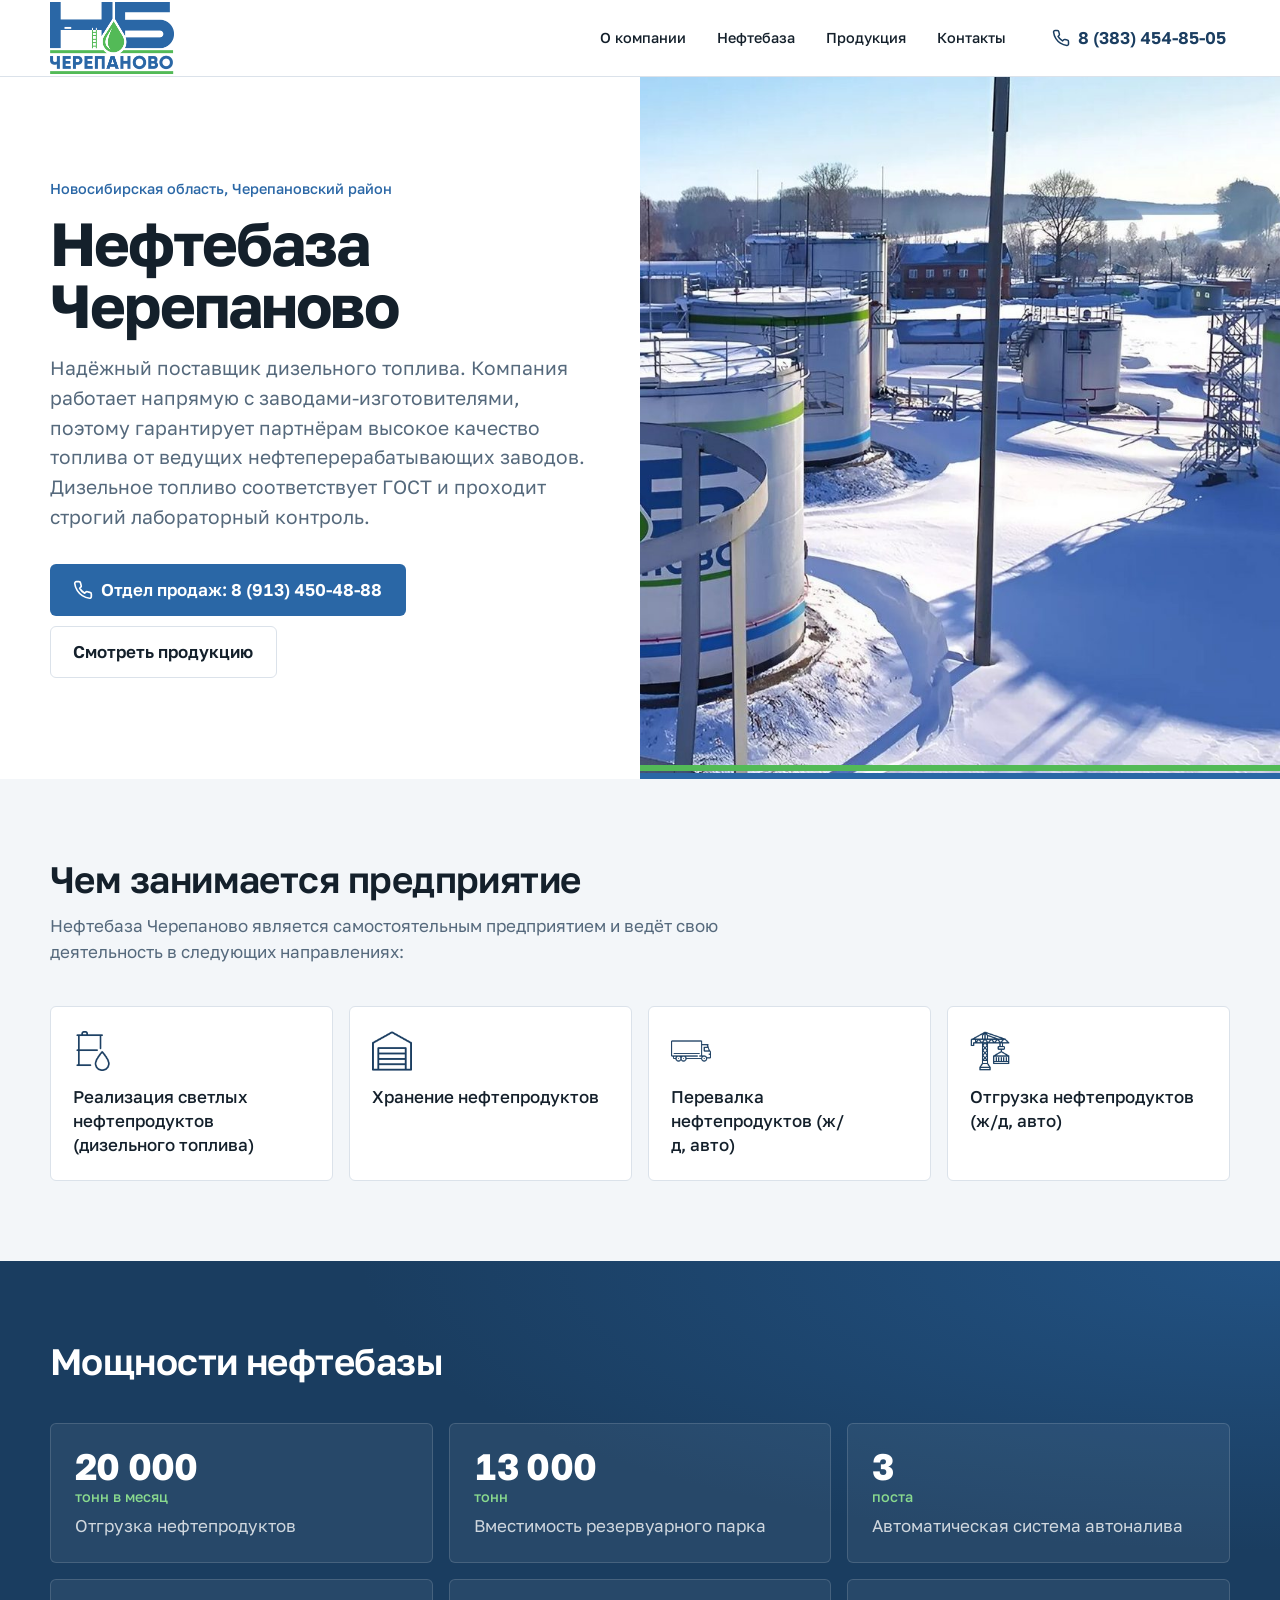
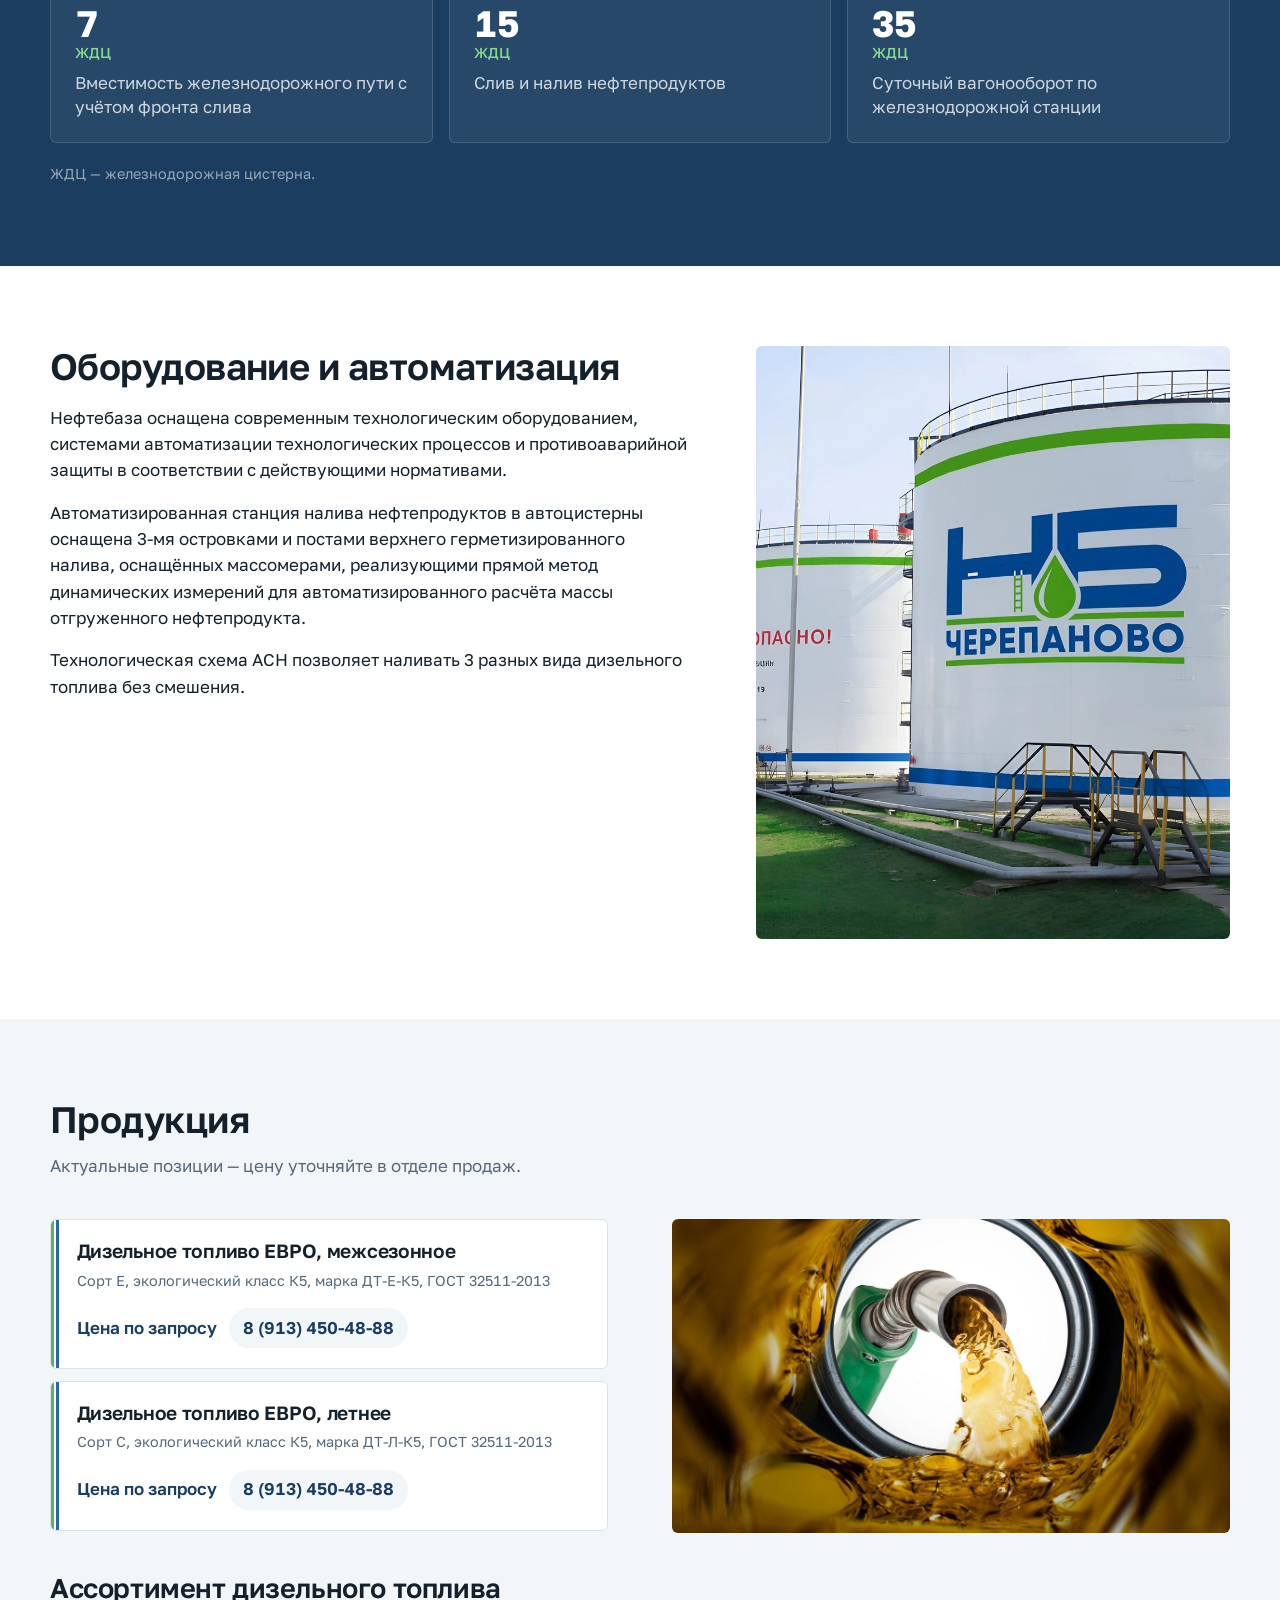
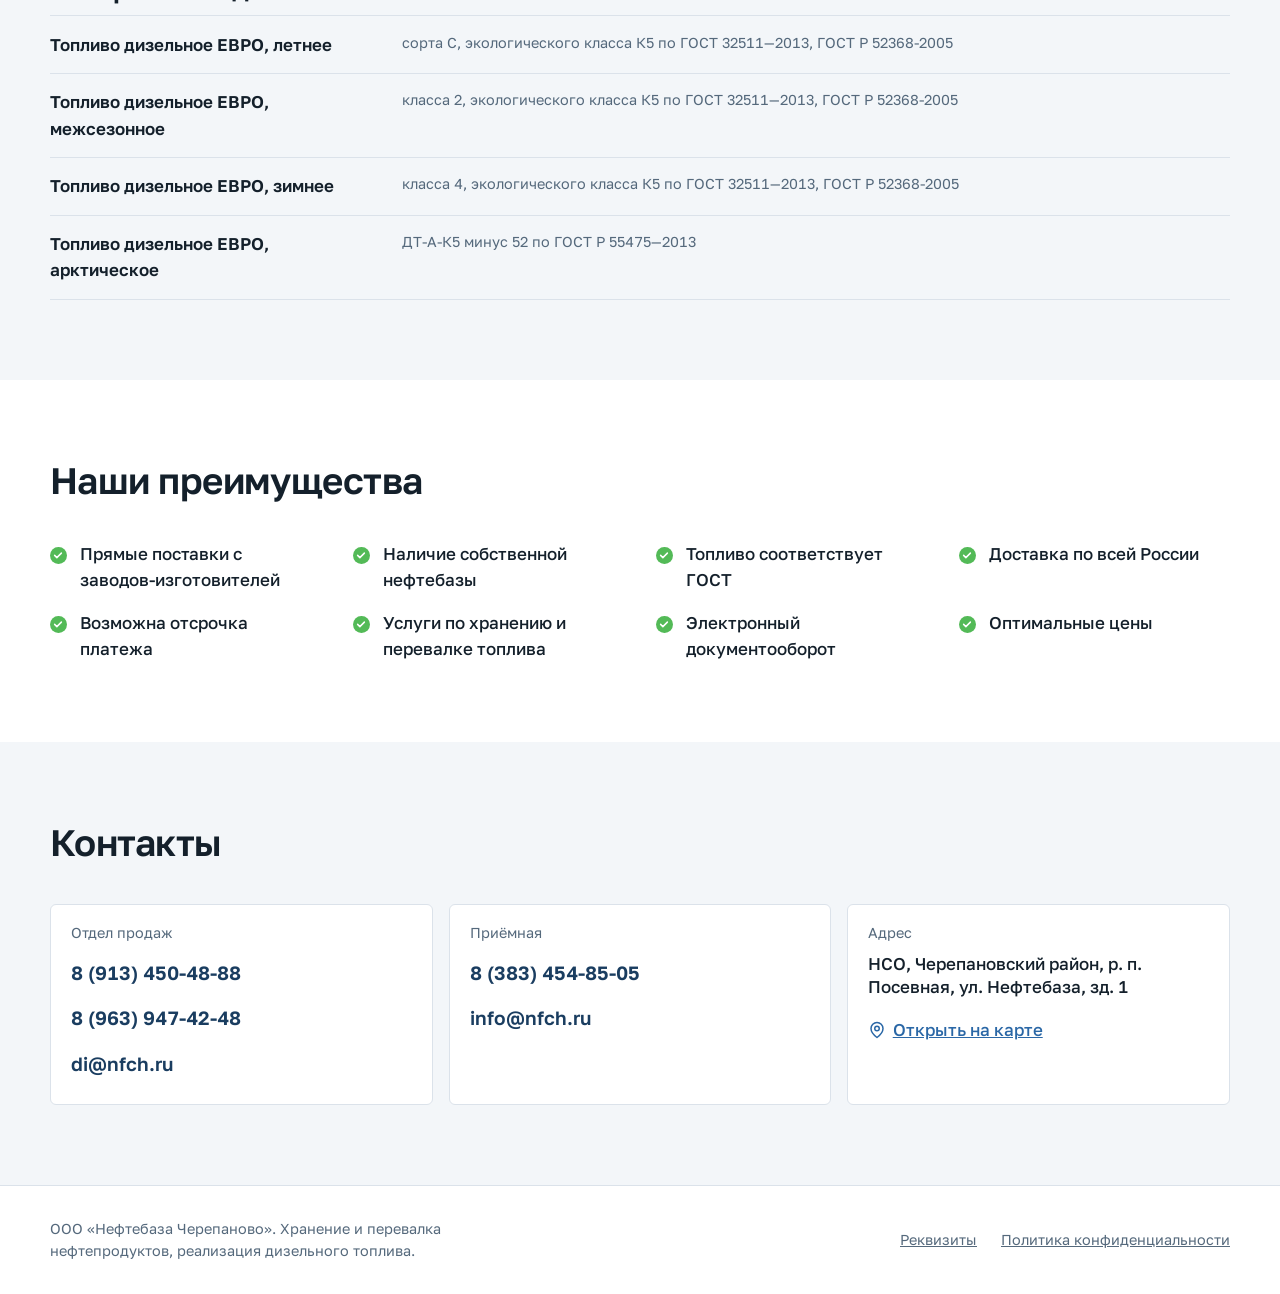
<file: index.html>
<!DOCTYPE html>
<html lang="ru">
<head>
<meta charset="utf-8">
<meta name="viewport" content="width=device-width, initial-scale=1">
<title>ООО «Нефтебаза Черепаново» — дизельное топливо, хранение и перевалка нефтепродуктов</title>
<meta name="description" content="Новосибирская область. Хранение и перевалка нефтепродуктов, реализация дизельного топлива.">
<link rel="canonical" href="https://nfch.ru/">
<meta property="og:type" content="website">
<meta property="og:url" content="https://nfch.ru/">
<meta property="og:title" content="ООО «НЕФТЕБАЗА ЧЕРЕПАНОВО»">
<meta property="og:description" content="Новосибирская область. Хранение и перевалка нефтепродуктов, реализация дизельного топлива.">
<meta property="og:image" content="https://nfch.ru/assets/img/hero-tanks.jpg">
<link rel="icon" href="assets/img/favicon.ico">
<link rel="preload" as="font" type="font/woff2" href="assets/fonts/golos-cyrillic.woff2" crossorigin>
<meta name="theme-color" content="#1a3d60">
<link rel="stylesheet" href="assets/site.css">
</head>
<body class="has-callbar">
<script>document.documentElement.classList.add("js");</script>

<a class="skip" href="#content">Перейти к содержанию</a>

<header class="masthead">
  <div class="wrap masthead__inner">
    <a class="masthead__logo" href="index.html" aria-label="Нефтебаза Черепаново, на главную">
      <img src="assets/img/logo.png" width="124" height="72" alt="Логотип «Нефтебаза Черепаново»">
    </a>
    <nav class="nav" id="nav" aria-label="Разделы сайта">
      <a href="#main">О компании</a>
      <a href="#neftebaza">Нефтебаза</a>
      <a href="#products">Продукция</a>
      <a href="#contacts">Контакты</a>
    </nav>
    <a class="masthead__phone" href="tel:+73834548505"><svg viewBox="0 0 24 24" fill="none" stroke="currentColor" stroke-width="2" stroke-linecap="round" stroke-linejoin="round" aria-hidden="true"><path d="M22 16.9v3a2 2 0 0 1-2.2 2 19.8 19.8 0 0 1-8.6-3.1 19.5 19.5 0 0 1-6-6A19.8 19.8 0 0 1 2.1 4.2 2 2 0 0 1 4.1 2h3a2 2 0 0 1 2 1.7c.1.9.4 1.9.7 2.8a2 2 0 0 1-.5 2.1L8 9.9a16 16 0 0 0 6 6l1.3-1.3a2 2 0 0 1 2.1-.5c.9.3 1.9.6 2.8.7a2 2 0 0 1 1.8 2.1z"/></svg><span>8 (383) 454-85-05</span></a>
    <button class="burger" type="button" aria-controls="nav" aria-expanded="false" aria-label="Открыть меню"><span></span></button>
  </div>
</header>

<main id="content">

  <!-- ------------------------------ герой ------------------------------ -->
  <section class="hero" id="main">
    <figure class="hero__media">
      <img src="assets/img/hero-tanks.jpg" width="1500" height="931"
           alt="Резервуарный парк нефтебазы Черепаново зимой" fetchpriority="high">
    </figure>
    <div class="wrap hero__body">
      <p class="hero__place">Новосибирская область, Черепановский район</p>
      <h1>Нефтебаза Черепаново</h1>
      <p class="hero__lead">
        Надёжный поставщик дизельного топлива. Компания работает напрямую
        с заводами-изготовителями, поэтому гарантирует партнёрам высокое качество
        топлива от ведущих нефтеперерабатывающих заводов. Дизельное топливо
        соответствует ГОСТ и проходит строгий лабораторный контроль.
      </p>
      <div class="hero__actions">
        <a class="btn btn--primary" href="tel:+79134504888"><svg viewBox="0 0 24 24" fill="none" stroke="currentColor" stroke-width="2" stroke-linecap="round" stroke-linejoin="round" aria-hidden="true"><path d="M22 16.9v3a2 2 0 0 1-2.2 2 19.8 19.8 0 0 1-8.6-3.1 19.5 19.5 0 0 1-6-6A19.8 19.8 0 0 1 2.1 4.2 2 2 0 0 1 4.1 2h3a2 2 0 0 1 2 1.7c.1.9.4 1.9.7 2.8a2 2 0 0 1-.5 2.1L8 9.9a16 16 0 0 0 6 6l1.3-1.3a2 2 0 0 1 2.1-.5c.9.3 1.9.6 2.8.7a2 2 0 0 1 1.8 2.1z"/></svg>Отдел продаж: 8 (913) 450-48-88</a>
        <a class="btn btn--ghost" href="#products">Смотреть продукцию</a>
      </div>
    </div>
  </section>

  <!-- -------------------------- направления -------------------------- -->
  <section class="band band--snow">
    <div class="wrap">
      <div class="band__head">
        <h2>Чем занимается предприятие</h2>
        <p>
          Нефтебаза Черепаново является самостоятельным предприятием и ведёт
          свою деятельность в следующих направлениях:
        </p>
      </div>
      <ul class="lines">
        <li class="line">
          <img class="line__icon" src="assets/img/icon-sale.png" width="40" height="40" alt="">
          <p>Реализация светлых нефтепродуктов (дизельного топлива)</p>
        </li>
        <li class="line">
          <img class="line__icon" src="assets/img/icon-storage.png" width="40" height="40" alt="">
          <p>Хранение нефтепродуктов</p>
        </li>
        <li class="line">
          <img class="line__icon" src="assets/img/icon-transfer.png" width="40" height="40" alt="">
          <p>Перевалка нефтепродуктов (ж/д, авто)</p>
        </li>
        <li class="line">
          <img class="line__icon" src="assets/img/icon-ship.png" width="40" height="40" alt="">
          <p>Отгрузка нефтепродуктов (ж/д, авто)</p>
        </li>
      </ul>
    </div>
  </section>

  <!-- ---------------------- нефтебаза: мощности ---------------------- -->
  <section class="band band--deep" id="neftebaza">
    <div class="wrap">
      <div class="band__head">
        <h2>Мощности нефтебазы</h2>
      </div>
      <div class="specs">
        <div class="spec">
          <p class="spec__value">20 000<span class="spec__unit">тонн в месяц</span></p>
          <p class="spec__label">Отгрузка нефтепродуктов</p>
        </div>
        <div class="spec">
          <p class="spec__value">13 000<span class="spec__unit">тонн</span></p>
          <p class="spec__label">Вместимость резервуарного парка</p>
        </div>
        <div class="spec">
          <p class="spec__value">3<span class="spec__unit">поста</span></p>
          <p class="spec__label">Автоматическая система автоналива</p>
        </div>
        <div class="spec">
          <p class="spec__value">7<span class="spec__unit">ЖДЦ</span></p>
          <p class="spec__label">Вместимость железнодорожного пути с учётом фронта слива</p>
        </div>
        <div class="spec">
          <p class="spec__value">15<span class="spec__unit">ЖДЦ</span></p>
          <p class="spec__label">Слив и налив нефтепродуктов</p>
        </div>
        <div class="spec">
          <p class="spec__value">35<span class="spec__unit">ЖДЦ</span></p>
          <p class="spec__label">Суточный вагонооборот по железнодорожной станции</p>
        </div>
      </div>
      <p class="specs__note">ЖДЦ — железнодорожная цистерна.</p>
    </div>
  </section>

  <!-- ------------------------ описание базы ------------------------ -->
  <section class="band">
    <div class="wrap split">
      <div class="prose">
        <h2 class="subhead">Оборудование и автоматизация</h2>
        <p>
          Нефтебаза оснащена современным технологическим оборудованием, системами
          автоматизации технологических процессов и противоаварийной защиты
          в соответствии с действующими нормативами.
        </p>
        <p>
          Автоматизированная станция налива нефтепродуктов в автоцистерны оснащена
          3-мя островками и постами верхнего герметизированного налива, оснащённых
          массомерами, реализующими прямой метод динамических измерений для
          автоматизированного расчёта массы отгруженного нефтепродукта.
        </p>
        <p>
          Технологическая схема АСН позволяет наливать 3 разных вида дизельного
          топлива без смешения.
        </p>
      </div>
      <figure class="split__figure">
        <img src="assets/img/tanks.jpg" width="860" height="1059" loading="lazy"
             alt="Резервуары нефтебазы с фирменной маркировкой">
      </figure>
    </div>
  </section>

  <!-- --------------------------- продукция --------------------------- -->
  <section class="band band--snow" id="products">
    <div class="wrap">
      <div class="band__head">
        <h2>Продукция</h2>
        <p>Актуальные позиции — цену уточняйте в отделе продаж.</p>
      </div>

      <div class="split products__top">
        <div class="offers">
          <article class="offer">
            <h3>Дизельное топливо ЕВРО, межсезонное</h3>
            <p class="offer__grade">Сорт Е, экологический класс К5, марка ДТ-Е-К5, ГОСТ 32511-2013</p>
            <p class="offer__price">Цена по запросу <a href="tel:+79134504888">8 (913) 450-48-88</a></p>
          </article>
          <article class="offer">
            <h3>Дизельное топливо ЕВРО, летнее</h3>
            <p class="offer__grade">Сорт С, экологический класс К5, марка ДТ-Л-К5, ГОСТ 32511-2013</p>
            <p class="offer__price">Цена по запросу <a href="tel:+79134504888">8 (913) 450-48-88</a></p>
          </article>
        </div>
        <figure class="split__figure">
          <img src="assets/img/diesel.jpg" width="1200" height="675" loading="lazy"
               alt="Налив дизельного топлива">
        </figure>
      </div>

      <h3 class="subhead subhead--spaced">Ассортимент дизельного топлива</h3>
      <div class="grades">
        <div class="grade">
          <p class="grade__name">Топливо дизельное ЕВРО, летнее</p>
          <p class="grade__spec">сорта С, экологического класса К5 по ГОСТ 32511—2013, ГОСТ Р 52368-2005</p>
        </div>
        <div class="grade">
          <p class="grade__name">Топливо дизельное ЕВРО, межсезонное</p>
          <p class="grade__spec">класса 2, экологического класса К5 по ГОСТ 32511—2013, ГОСТ Р 52368-2005</p>
        </div>
        <div class="grade">
          <p class="grade__name">Топливо дизельное ЕВРО, зимнее</p>
          <p class="grade__spec">класса 4, экологического класса К5 по ГОСТ 32511—2013, ГОСТ Р 52368-2005</p>
        </div>
        <div class="grade">
          <p class="grade__name">Топливо дизельное ЕВРО, арктическое</p>
          <p class="grade__spec">ДТ-А-К5 минус 52 по ГОСТ Р 55475—2013</p>
        </div>
      </div>
    </div>
  </section>

  <!-- -------------------------- преимущества -------------------------- -->
  <section class="band">
    <div class="wrap">
      <div class="band__head">
        <h2>Наши преимущества</h2>
      </div>
      <ul class="pluses">
        <li>Прямые поставки с заводов-изготовителей</li>
        <li>Наличие собственной нефтебазы</li>
        <li>Топливо соответствует ГОСТ</li>
        <li>Доставка по всей России</li>
        <li>Возможна отсрочка платежа</li>
        <li>Услуги по хранению и перевалке топлива</li>
        <li>Электронный документооборот</li>
        <li>Оптимальные цены</li>
      </ul>
    </div>
  </section>

  <!-- --------------------------- контакты --------------------------- -->
  <section class="band band--snow" id="contacts">
    <div class="wrap">
      <div class="band__head">
        <h2>Контакты</h2>
      </div>
      <div class="contacts">
        <div class="contact">
          <p class="contact__label">Отдел продаж</p>
          <p class="contact__value"><a href="tel:+79134504888">8 (913) 450-48-88</a></p>
          <p class="contact__value"><a href="tel:+79639474248">8 (963) 947-42-48</a></p>
          <p class="contact__value"><a href="mailto:di@nfch.ru">di@nfch.ru</a></p>
        </div>
        <div class="contact">
          <p class="contact__label">Приёмная</p>
          <p class="contact__value"><a href="tel:+73834548505">8 (383) 454-85-05</a></p>
          <p class="contact__value"><a href="mailto:info@nfch.ru">info@nfch.ru</a></p>
        </div>
        <div class="contact">
          <p class="contact__label">Адрес</p>
          <p class="contact__value contact__value--plain">
            НСО, Черепановский район, р. п. Посевная, ул. Нефтебаза, зд. 1
          </p>
          <a class="contact__map" href="https://yandex.ru/maps/?text=Новосибирская%20область%2C%20Черепановский%20район%2C%20р.п.%20Посевная%2C%20ул.%20Нефтебаза%2C%20зд.%201" rel="noopener"><svg width="18" height="18" viewBox="0 0 24 24" fill="none" stroke="currentColor" stroke-width="2" stroke-linecap="round" stroke-linejoin="round" aria-hidden="true"><path d="M20 10c0 6-8 12-8 12s-8-6-8-12a8 8 0 0 1 16 0z"/><circle cx="12" cy="10" r="3"/></svg>Открыть на карте</a>
        </div>
      </div>
    </div>
  </section>

</main>

<div class="callbar">
  <a class="btn btn--primary" href="tel:+79134504888"><svg viewBox="0 0 24 24" fill="none" stroke="currentColor" stroke-width="2" stroke-linecap="round" stroke-linejoin="round" aria-hidden="true"><path d="M22 16.9v3a2 2 0 0 1-2.2 2 19.8 19.8 0 0 1-8.6-3.1 19.5 19.5 0 0 1-6-6A19.8 19.8 0 0 1 2.1 4.2 2 2 0 0 1 4.1 2h3a2 2 0 0 1 2 1.7c.1.9.4 1.9.7 2.8a2 2 0 0 1-.5 2.1L8 9.9a16 16 0 0 0 6 6l1.3-1.3a2 2 0 0 1 2.1-.5c.9.3 1.9.6 2.8.7a2 2 0 0 1 1.8 2.1z"/></svg>Позвонить в отдел продаж</a>
  <a class="btn btn--ghost" href="mailto:di@nfch.ru" aria-label="Написать в отдел продаж"><svg viewBox="0 0 24 24" fill="none" stroke="currentColor" stroke-width="2" stroke-linecap="round" stroke-linejoin="round" aria-hidden="true"><rect x="3" y="5" width="18" height="14" rx="2"/><path d="m3 7 9 6 9-6"/></svg></a>
</div>

<footer class="foot">
  <div class="wrap foot__inner">
    <p class="foot__legal">ООО «Нефтебаза Черепаново». Хранение и перевалка нефтепродуктов, реализация дизельного топлива.</p>
    <nav class="foot__links" aria-label="Дополнительно">
      <a href="requisites.html">Реквизиты</a>
      <a href="privacy.html">Политика конфиденциальности</a>
    </nav>
  </div>
</footer>

<script>
(function () {
  var head = document.querySelector('.masthead');
  var btn = document.querySelector('.burger');
  if (!head || !btn) return;
  function setOpen(open) {
    head.classList.toggle('is-open', open);
    btn.setAttribute('aria-expanded', open ? 'true' : 'false');
  }
  btn.addEventListener('click', function () { setOpen(!head.classList.contains('is-open')); });
  head.querySelectorAll('.nav a').forEach(function (a) { a.addEventListener('click', function () { setOpen(false); }); });
  document.addEventListener('keydown', function (e) { if (e.key === 'Escape') setOpen(false); });
  document.addEventListener('click', function (e) { if (!head.contains(e.target)) setOpen(false); });
})();
</script>

<!-- Yandex.Metrika counter -->
<script type="text/javascript">
(function(m,e,t,r,i,k,a){m[i]=m[i]||function(){(m[i].a=m[i].a||[]).push(arguments)};
m[i].l=1*new Date();for(var j=0;j<document.scripts.length;j++){if(document.scripts[j].src===r){return;}}
k=e.createElement(t),a=e.getElementsByTagName(t)[0],k.async=1,k.src=r,a.parentNode.insertBefore(k,a)})
(window,document,"script","https://mc.yandex.ru/metrika/tag.js","ym");
ym(97653958,"init",{clickmap:true,trackLinks:true,accurateTrackBounce:true});
</script>
<noscript><div><img src="https://mc.yandex.ru/watch/97653958" style="position:absolute;left:-9999px" alt=""></div></noscript>
<!-- /Yandex.Metrika counter -->

</body>
</html>
</file>
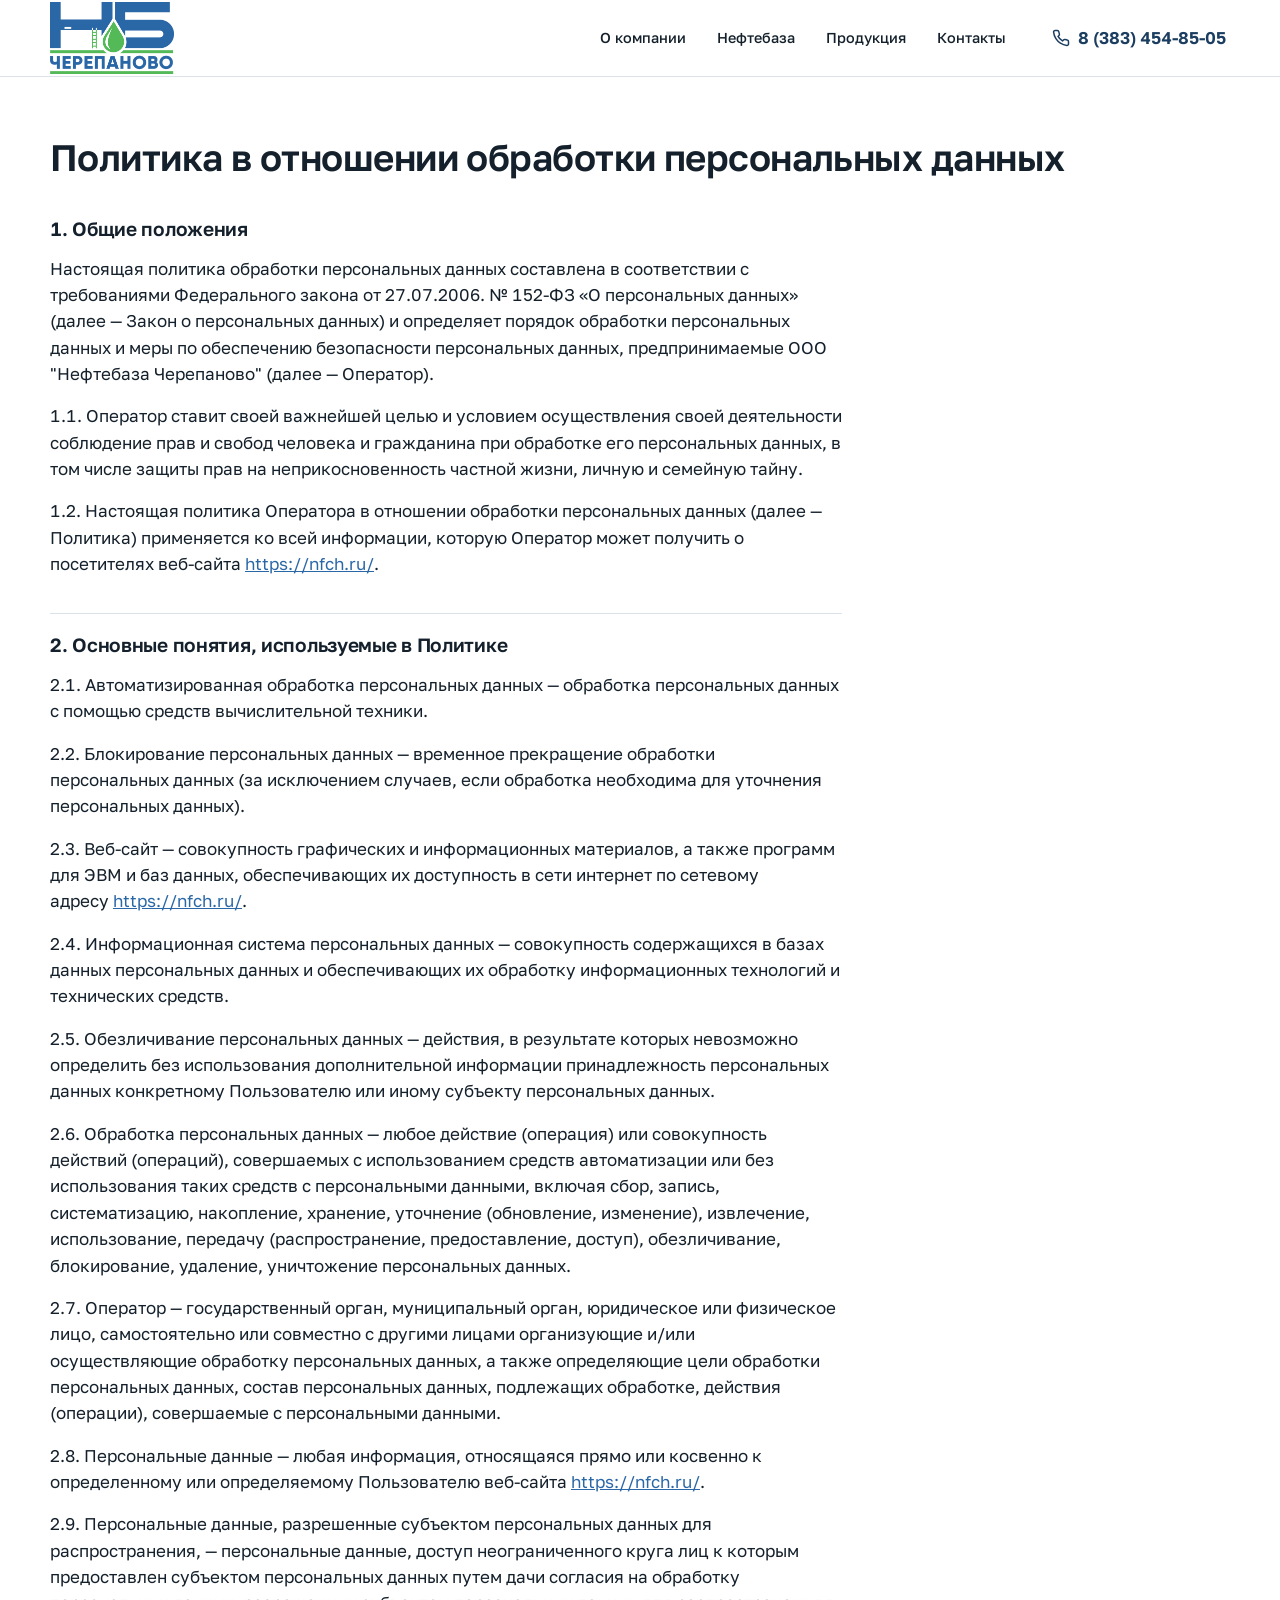
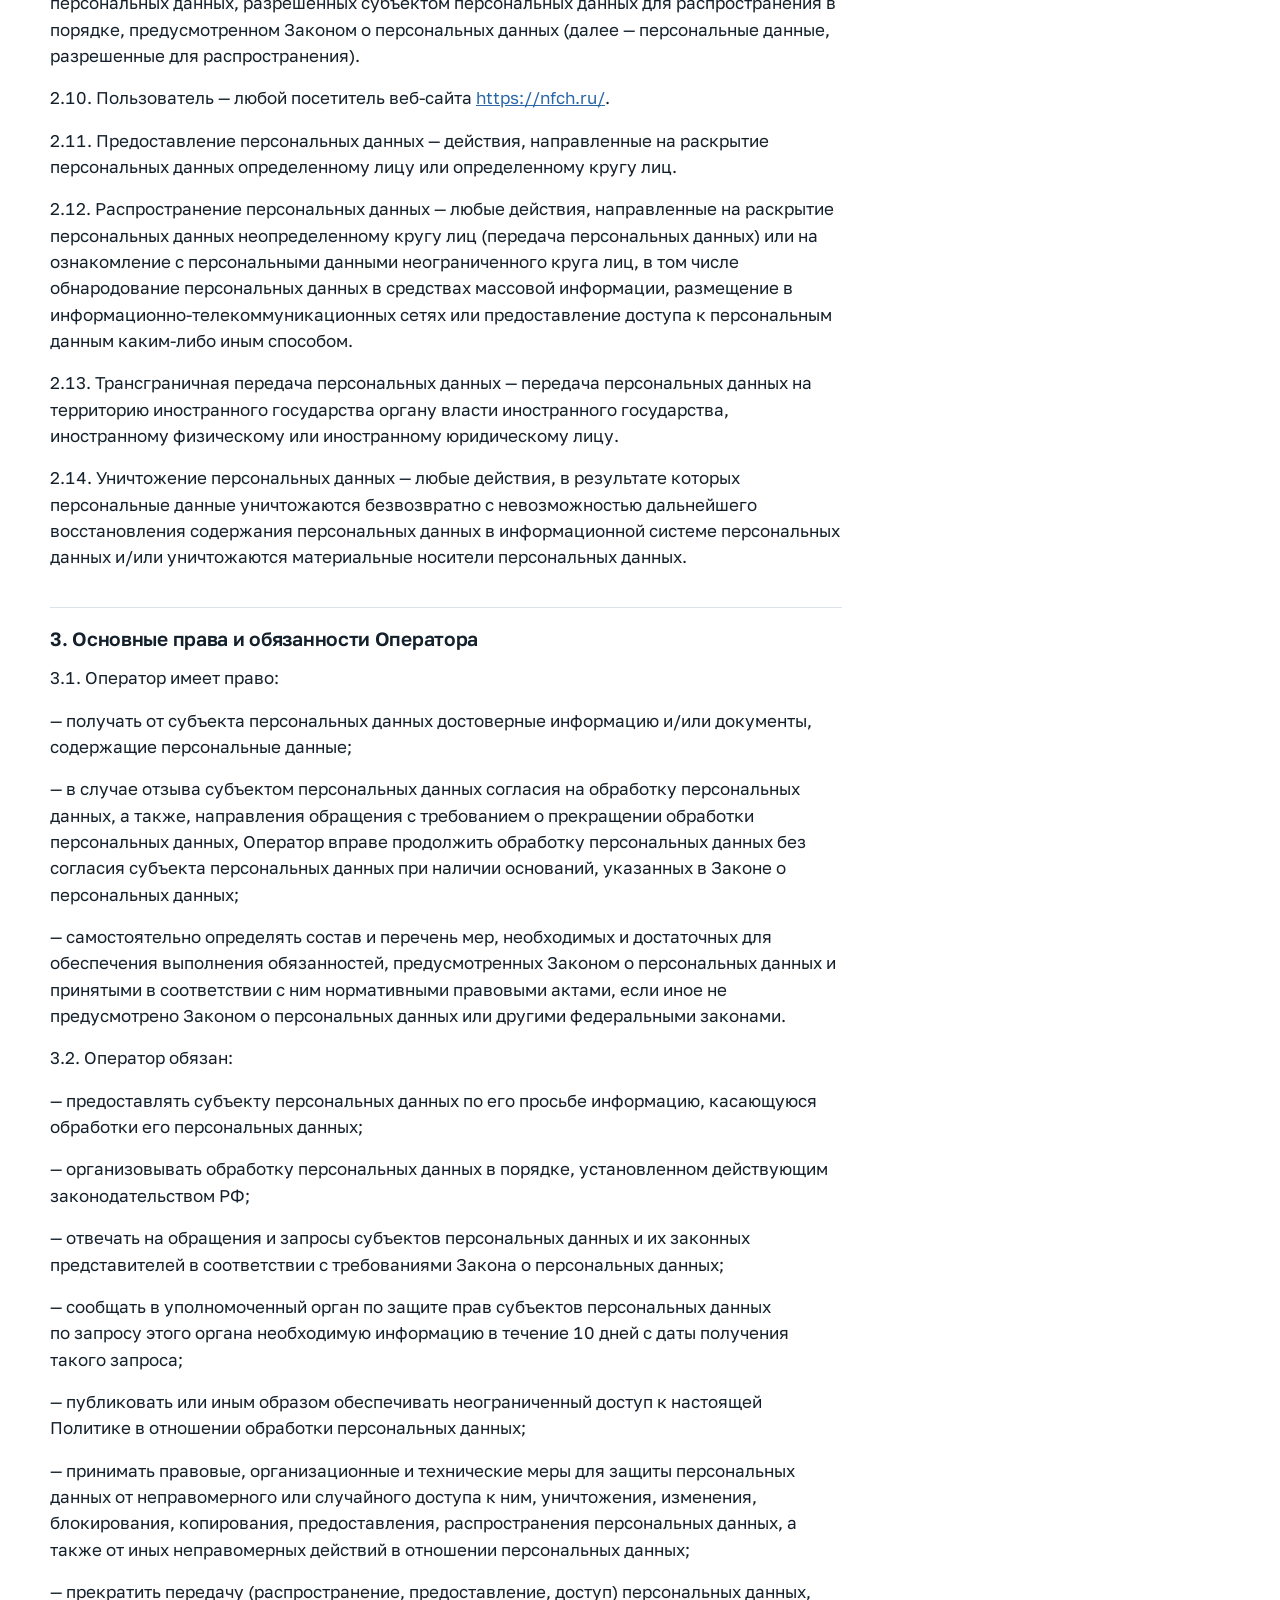
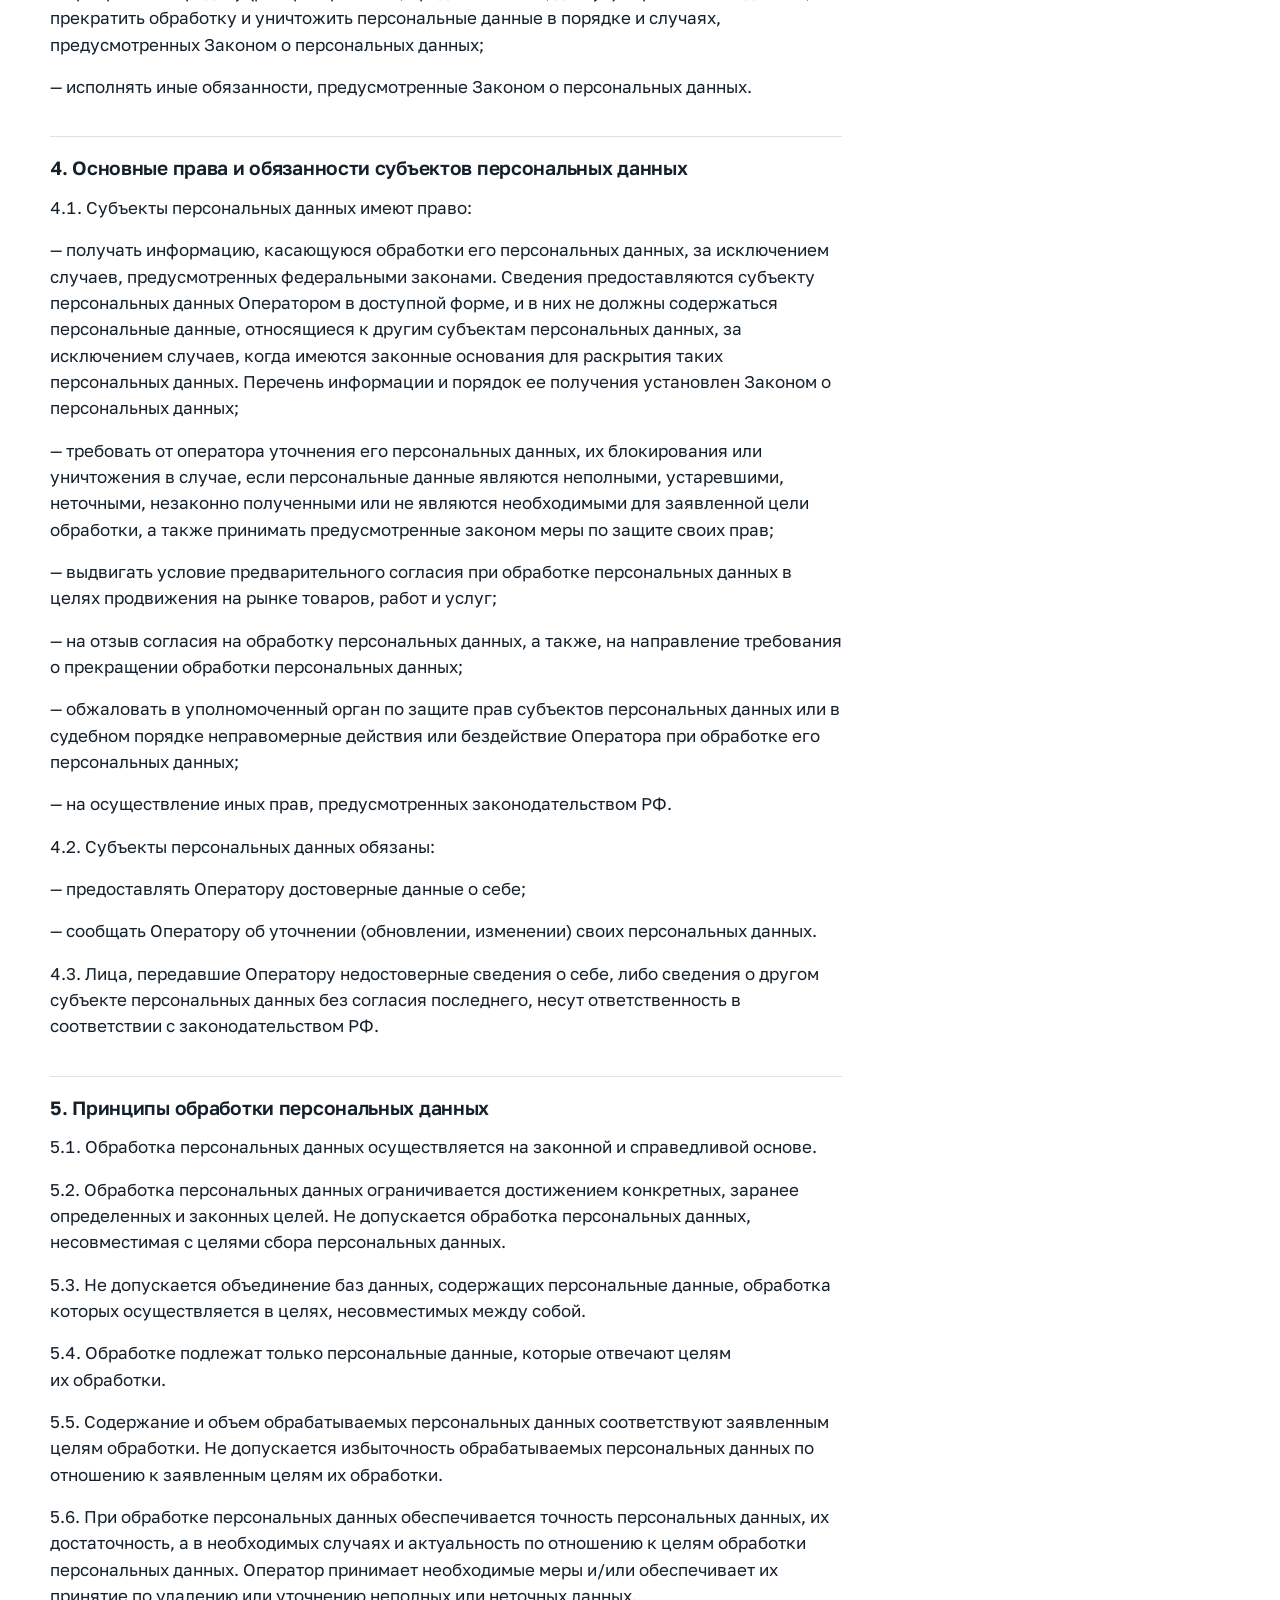
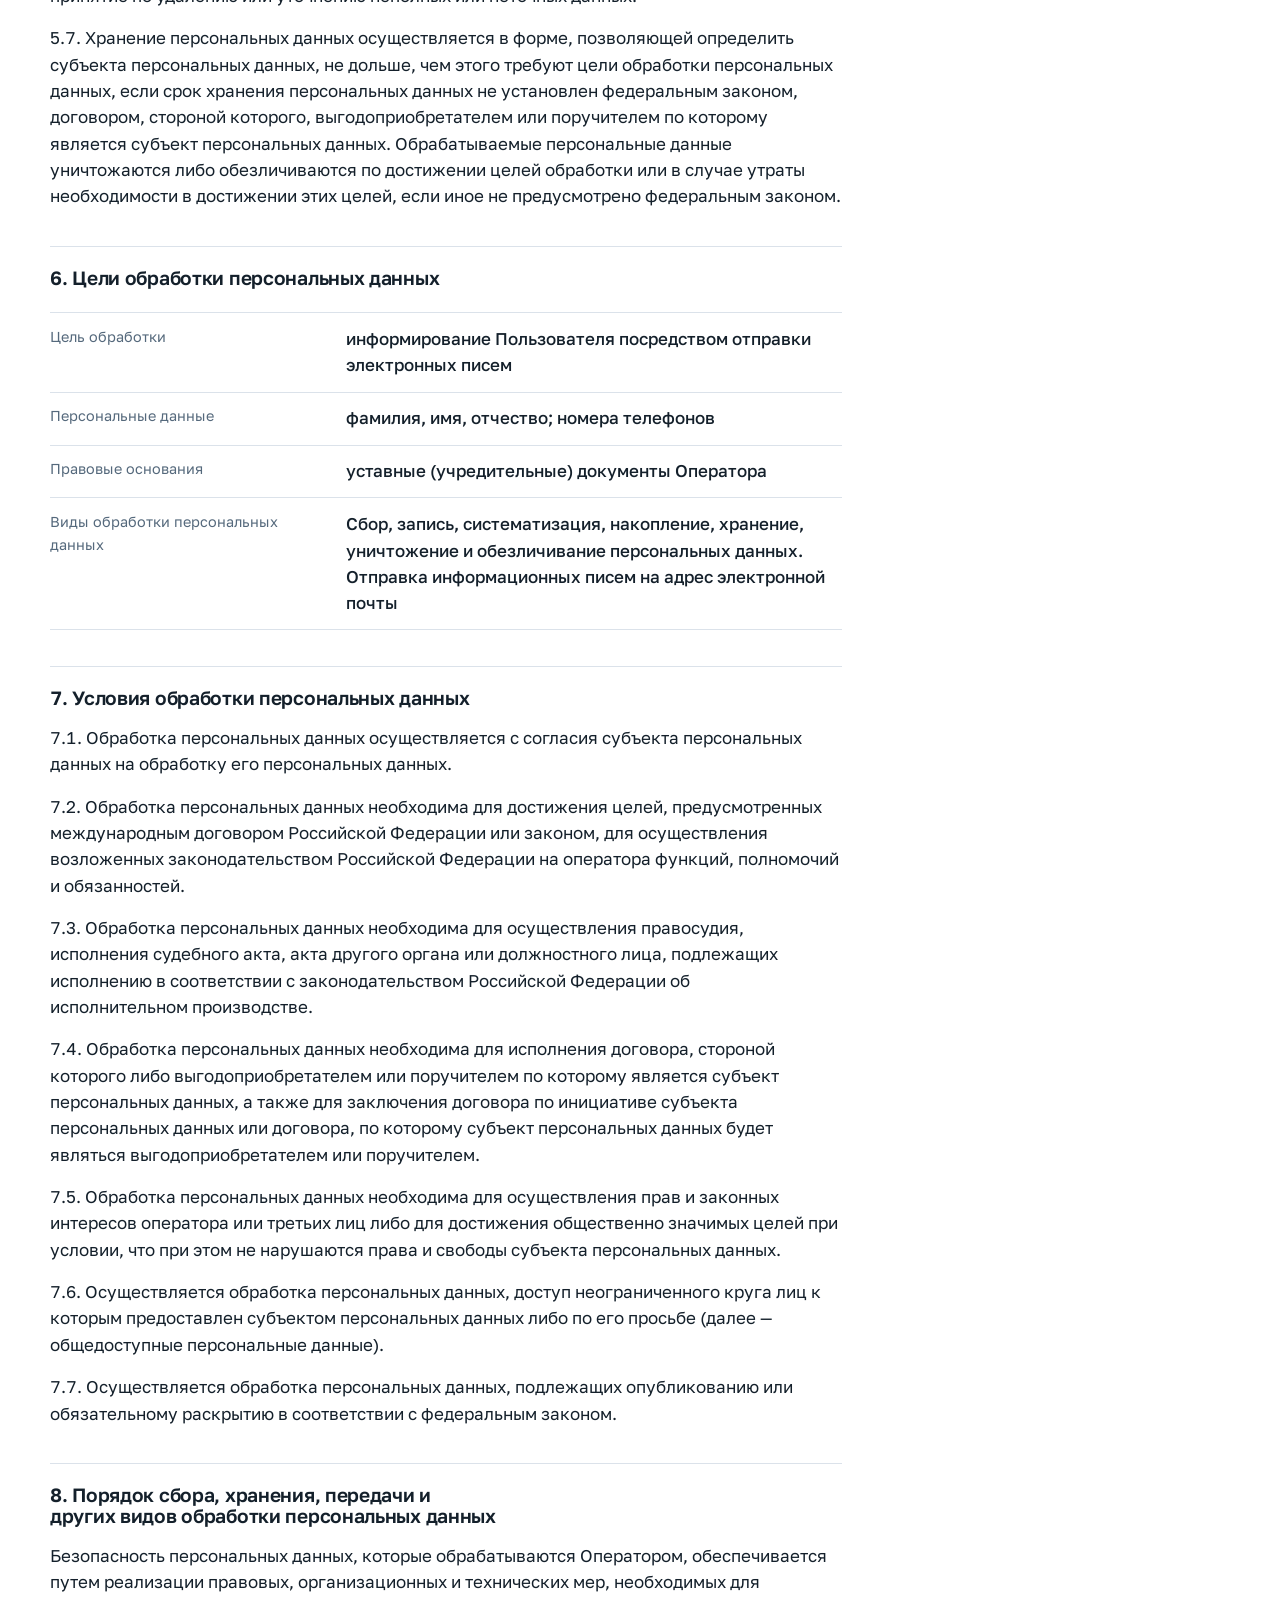
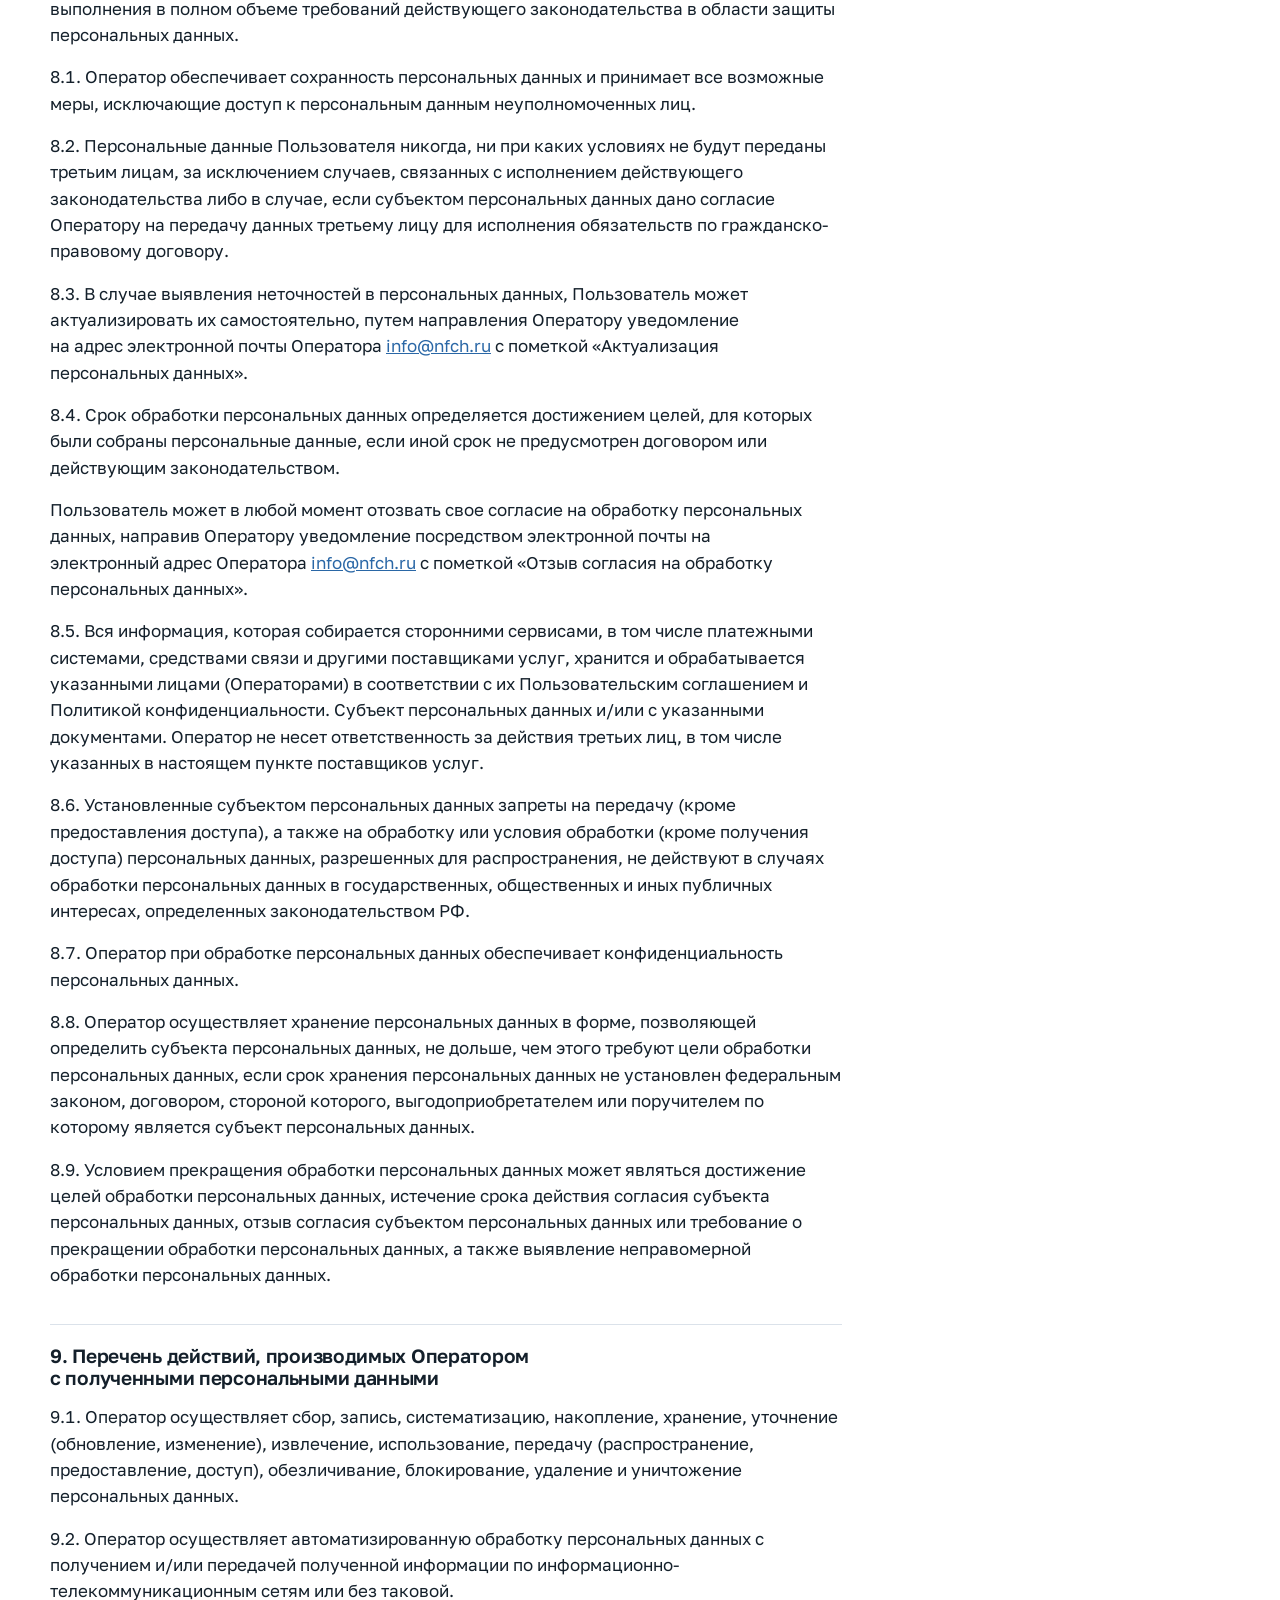
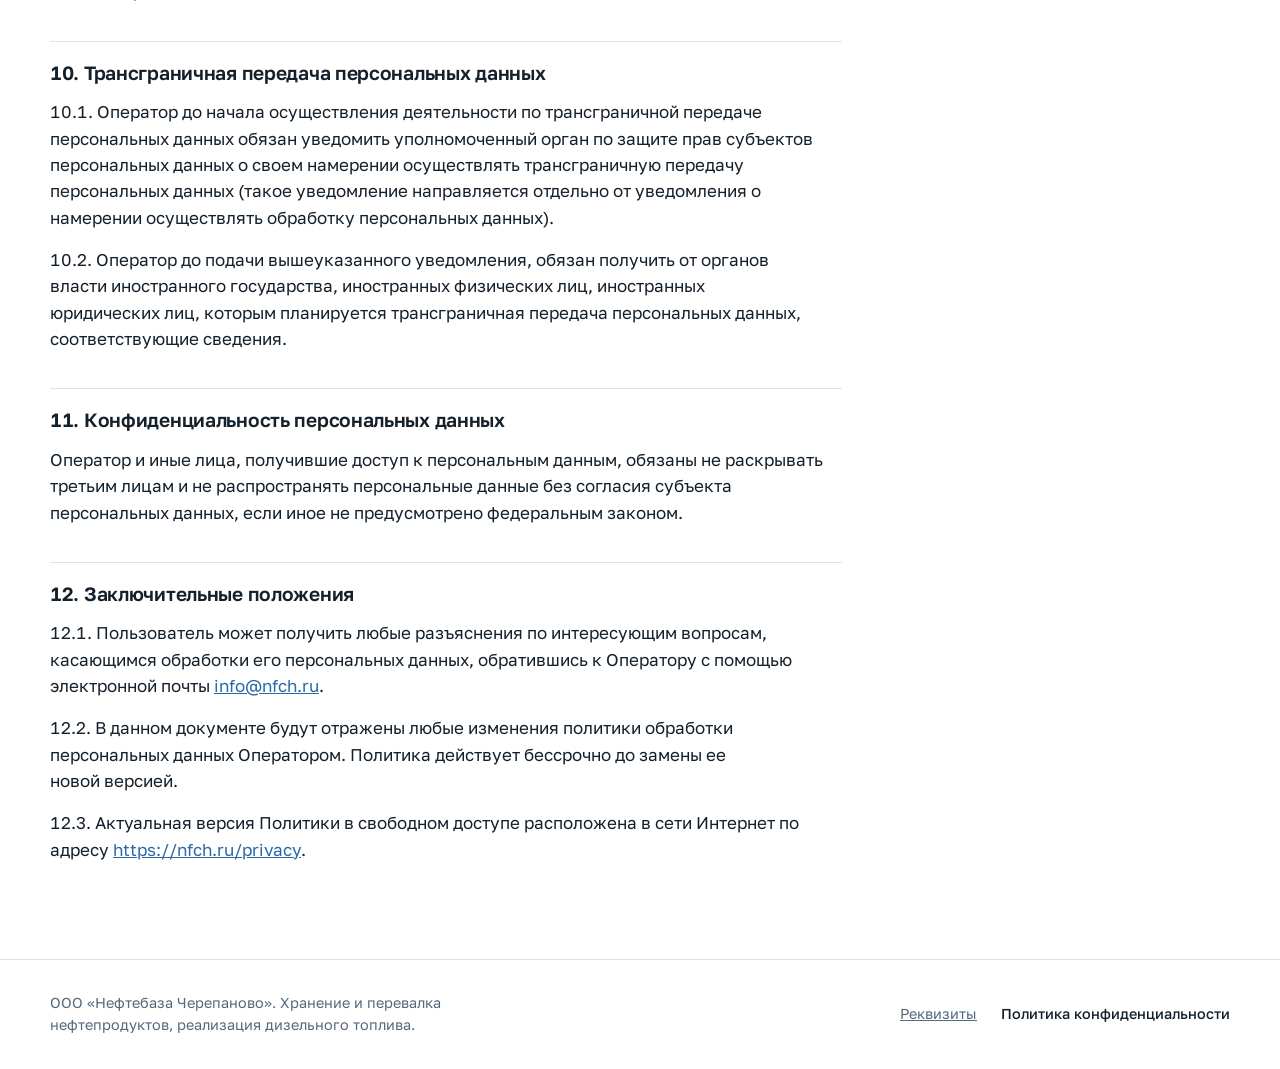
<file: privacy.html>
<!DOCTYPE html>
<html lang="ru">
<head>
<meta charset="utf-8">
<meta name="viewport" content="width=device-width, initial-scale=1">
<title>Политика в отношении обработки персональных данных — ООО «Нефтебаза Черепаново»</title>
<meta name="description" content="Политика ООО «Нефтебаза Черепаново» в отношении обработки персональных данных.">
<link rel="canonical" href="https://nfch.ru/privacy.html">
<link rel="icon" href="assets/img/favicon.ico">
<link rel="preload" as="font" type="font/woff2" href="assets/fonts/golos-cyrillic.woff2" crossorigin>
<meta name="theme-color" content="#1a3d60">
<link rel="stylesheet" href="assets/site.css">
</head>
<body>
<script>document.documentElement.classList.add("js");</script>

<a class="skip" href="#content">Перейти к содержанию</a>

<header class="masthead">
  <div class="wrap masthead__inner">
    <a class="masthead__logo" href="index.html" aria-label="Нефтебаза Черепаново, на главную">
      <img src="assets/img/logo.png" width="124" height="72" alt="Логотип «Нефтебаза Черепаново»">
    </a>
    <nav class="nav" id="nav" aria-label="Разделы сайта">
      <a href="index.html#main">О компании</a>
      <a href="index.html#neftebaza">Нефтебаза</a>
      <a href="index.html#products">Продукция</a>
      <a href="index.html#contacts">Контакты</a>
    </nav>
    <a class="masthead__phone" href="tel:+73834548505"><svg viewBox="0 0 24 24" fill="none" stroke="currentColor" stroke-width="2" stroke-linecap="round" stroke-linejoin="round" aria-hidden="true"><path d="M22 16.9v3a2 2 0 0 1-2.2 2 19.8 19.8 0 0 1-8.6-3.1 19.5 19.5 0 0 1-6-6A19.8 19.8 0 0 1 2.1 4.2 2 2 0 0 1 4.1 2h3a2 2 0 0 1 2 1.7c.1.9.4 1.9.7 2.8a2 2 0 0 1-.5 2.1L8 9.9a16 16 0 0 0 6 6l1.3-1.3a2 2 0 0 1 2.1-.5c.9.3 1.9.6 2.8.7a2 2 0 0 1 1.8 2.1z"/></svg><span>8 (383) 454-85-05</span></a>
    <button class="burger" type="button" aria-controls="nav" aria-expanded="false" aria-label="Открыть меню"><span></span></button>
  </div>
</header>

<main id="content">

  <section class="band band--first">
    <div class="wrap">
      <div class="band__head">
        <h1>Политика в отношении обработки персональных данных</h1>
      </div>
      <div class="legal">
        <h2 class="legal__head">1. Общие положения</h2>
        <p>Настоящая политика обработки персональных данных составлена в соответствии с требованиями Федерального закона от 27.07.2006. № 152-ФЗ «О персональных данных» (далее — Закон о персональных данных) и определяет порядок обработки персональных данных и меры по обеспечению безопасности персональных данных, предпринимаемые ООО &quot;Нефтебаза Черепаново&quot; (далее — Оператор).</p>
        <p>1.1. Оператор ставит своей важнейшей целью и условием осуществления своей деятельности соблюдение прав и свобод человека и гражданина при обработке его персональных данных, в том числе защиты прав на неприкосновенность частной жизни, личную и семейную тайну.</p>
        <p>1.2. Настоящая политика Оператора в отношении обработки персональных данных (далее — Политика) применяется ко всей информации, которую Оператор может получить о посетителях веб-сайта <a href="https://nfch.ru/">https://nfch.ru/</a>.</p>
        <h2 class="legal__head">2. Основные понятия, используемые в Политике</h2>
        <p>2.1. Автоматизированная обработка персональных данных — обработка персональных данных с помощью средств вычислительной техники.</p>
        <p>2.2. Блокирование персональных данных — временное прекращение обработки персональных данных (за исключением случаев, если обработка необходима для уточнения персональных данных).</p>
        <p>2.3. Веб-сайт — совокупность графических и информационных материалов, а также программ для ЭВМ и баз данных, обеспечивающих их доступность в сети интернет по сетевому адресу <a href="https://nfch.ru/">https://nfch.ru/</a>.</p>
        <p>2.4. Информационная система персональных данных — совокупность содержащихся в базах данных персональных данных и обеспечивающих их обработку информационных технологий и технических средств.</p>
        <p>2.5. Обезличивание персональных данных — действия, в результате которых невозможно определить без использования дополнительной информации принадлежность персональных данных конкретному Пользователю или иному субъекту персональных данных.</p>
        <p>2.6. Обработка персональных данных — любое действие (операция) или совокупность действий (операций), совершаемых с использованием средств автоматизации или без использования таких средств с персональными данными, включая сбор, запись, систематизацию, накопление, хранение, уточнение (обновление, изменение), извлечение, использование, передачу (распространение, предоставление, доступ), обезличивание, блокирование, удаление, уничтожение персональных данных.</p>
        <p>2.7. Оператор — государственный орган, муниципальный орган, юридическое или физическое лицо, самостоятельно или совместно с другими лицами организующие и/или осуществляющие обработку персональных данных, а также определяющие цели обработки персональных данных, состав персональных данных, подлежащих обработке, действия (операции), совершаемые с персональными данными.</p>
        <p>2.8. Персональные данные — любая информация, относящаяся прямо или косвенно к определенному или определяемому Пользователю веб-сайта <a href="https://nfch.ru/">https://nfch.ru/</a>.</p>
        <p>2.9. Персональные данные, разрешенные субъектом персональных данных для распространения, — персональные данные, доступ неограниченного круга лиц к которым предоставлен субъектом персональных данных путем дачи согласия на обработку персональных данных, разрешенных субъектом персональных данных для распространения в порядке, предусмотренном Законом о персональных данных (далее — персональные данные, разрешенные для распространения).</p>
        <p>2.10. Пользователь — любой посетитель веб-сайта <a href="https://nfch.ru/">https://nfch.ru/</a>.</p>
        <p>2.11. Предоставление персональных данных — действия, направленные на раскрытие персональных данных определенному лицу или определенному кругу лиц.</p>
        <p>2.12. Распространение персональных данных — любые действия, направленные на раскрытие персональных данных неопределенному кругу лиц (передача персональных данных) или на ознакомление с персональными данными неограниченного круга лиц, в том числе обнародование персональных данных в средствах массовой информации, размещение в информационно-телекоммуникационных сетях или предоставление доступа к персональным данным каким-либо иным способом.</p>
        <p>2.13. Трансграничная передача персональных данных — передача персональных данных на территорию иностранного государства органу власти иностранного государства, иностранному физическому или иностранному юридическому лицу.</p>
        <p>2.14. Уничтожение персональных данных — любые действия, в результате которых персональные данные уничтожаются безвозвратно с невозможностью дальнейшего восстановления содержания персональных данных в информационной системе персональных данных и/или уничтожаются материальные носители персональных данных.</p>
        <h2 class="legal__head">3. Основные права и обязанности Оператора</h2>
        <p>3.1. Оператор имеет право:</p>
        <p>— получать от субъекта персональных данных достоверные информацию и/или документы, содержащие персональные данные;</p>
        <p>— в случае отзыва субъектом персональных данных согласия на обработку персональных данных, а также, направления обращения с требованием о прекращении обработки персональных данных, Оператор вправе продолжить обработку персональных данных без согласия субъекта персональных данных при наличии оснований, указанных в Законе о персональных данных;</p>
        <p>— самостоятельно определять состав и перечень мер, необходимых и достаточных для обеспечения выполнения обязанностей, предусмотренных Законом о персональных данных и принятыми в соответствии с ним нормативными правовыми актами, если иное не предусмотрено Законом о персональных данных или другими федеральными законами.</p>
        <p>3.2. Оператор обязан:</p>
        <p>— предоставлять субъекту персональных данных по его просьбе информацию, касающуюся обработки его персональных данных;</p>
        <p>— организовывать обработку персональных данных в порядке, установленном действующим законодательством РФ;</p>
        <p>— отвечать на обращения и запросы субъектов персональных данных и их законных представителей в соответствии с требованиями Закона о персональных данных;</p>
        <p>— сообщать в уполномоченный орган по защите прав субъектов персональных данных по запросу этого органа необходимую информацию в течение 10 дней с даты получения такого запроса;</p>
        <p>— публиковать или иным образом обеспечивать неограниченный доступ к настоящей Политике в отношении обработки персональных данных;</p>
        <p>— принимать правовые, организационные и технические меры для защиты персональных данных от неправомерного или случайного доступа к ним, уничтожения, изменения, блокирования, копирования, предоставления, распространения персональных данных, а также от иных неправомерных действий в отношении персональных данных;</p>
        <p>— прекратить передачу (распространение, предоставление, доступ) персональных данных, прекратить обработку и уничтожить персональные данные в порядке и случаях, предусмотренных Законом о персональных данных;</p>
        <p>— исполнять иные обязанности, предусмотренные Законом о персональных данных.</p>
        <h2 class="legal__head">4. Основные права и обязанности субъектов персональных данных</h2>
        <p>4.1. Субъекты персональных данных имеют право:</p>
        <p>— получать информацию, касающуюся обработки его персональных данных, за исключением случаев, предусмотренных федеральными законами. Сведения предоставляются субъекту персональных данных Оператором в доступной форме, и в них не должны содержаться персональные данные, относящиеся к другим субъектам персональных данных, за исключением случаев, когда имеются законные основания для раскрытия таких персональных данных. Перечень информации и порядок ее получения установлен Законом о персональных данных;</p>
        <p>— требовать от оператора уточнения его персональных данных, их блокирования или уничтожения в случае, если персональные данные являются неполными, устаревшими, неточными, незаконно полученными или не являются необходимыми для заявленной цели обработки, а также принимать предусмотренные законом меры по защите своих прав;</p>
        <p>— выдвигать условие предварительного согласия при обработке персональных данных в целях продвижения на рынке товаров, работ и услуг;</p>
        <p>— на отзыв согласия на обработку персональных данных, а также, на направление требования о прекращении обработки персональных данных;</p>
        <p>— обжаловать в уполномоченный орган по защите прав субъектов персональных данных или в судебном порядке неправомерные действия или бездействие Оператора при обработке его персональных данных;</p>
        <p>— на осуществление иных прав, предусмотренных законодательством РФ.</p>
        <p>4.2. Субъекты персональных данных обязаны:</p>
        <p>— предоставлять Оператору достоверные данные о себе;</p>
        <p>— сообщать Оператору об уточнении (обновлении, изменении) своих персональных данных.</p>
        <p>4.3. Лица, передавшие Оператору недостоверные сведения о себе, либо сведения о другом субъекте персональных данных без согласия последнего, несут ответственность в соответствии с законодательством РФ.</p>
        <h2 class="legal__head">5. Принципы обработки персональных данных</h2>
        <p>5.1. Обработка персональных данных осуществляется на законной и справедливой основе.</p>
        <p>5.2. Обработка персональных данных ограничивается достижением конкретных, заранее определенных и законных целей. Не допускается обработка персональных данных, несовместимая с целями сбора персональных данных.</p>
        <p>5.3. Не допускается объединение баз данных, содержащих персональные данные, обработка которых осуществляется в целях, несовместимых между собой.</p>
        <p>5.4. Обработке подлежат только персональные данные, которые отвечают целям их обработки.</p>
        <p>5.5. Содержание и объем обрабатываемых персональных данных соответствуют заявленным целям обработки. Не допускается избыточность обрабатываемых персональных данных по отношению к заявленным целям их обработки.</p>
        <p>5.6. При обработке персональных данных обеспечивается точность персональных данных, их достаточность, а в необходимых случаях и актуальность по отношению к целям обработки персональных данных. Оператор принимает необходимые меры и/или обеспечивает их принятие по удалению или уточнению неполных или неточных данных.</p>
        <p>5.7. Хранение персональных данных осуществляется в форме, позволяющей определить субъекта персональных данных, не дольше, чем этого требуют цели обработки персональных данных, если срок хранения персональных данных не установлен федеральным законом, договором, стороной которого, выгодоприобретателем или поручителем по которому является субъект персональных данных. Обрабатываемые персональные данные уничтожаются либо обезличиваются по достижении целей обработки или в случае утраты необходимости в достижении этих целей, если иное не предусмотрено федеральным законом.</p>
        <h2 class="legal__head">6. Цели обработки персональных данных</h2>
        <dl class="reqs reqs--inline">
          <div class="req">
            <dt class="req__label">Цель обработки</dt>
            <dd class="req__value">информирование Пользователя посредством отправки электронных писем</dd>
          </div>
          <div class="req">
            <dt class="req__label">Персональные данные</dt>
            <dd class="req__value">фамилия, имя, отчество; номера телефонов</dd>
          </div>
          <div class="req">
            <dt class="req__label">Правовые основания</dt>
            <dd class="req__value">уставные (учредительные) документы Оператора</dd>
          </div>
          <div class="req">
            <dt class="req__label">Виды обработки персональных данных</dt>
            <dd class="req__value">Сбор, запись, систематизация, накопление, хранение, уничтожение и обезличивание персональных данных. Отправка информационных писем на адрес электронной почты</dd>
          </div>
        </dl>
        <h2 class="legal__head">7. Условия обработки персональных данных</h2>
        <p>7.1. Обработка персональных данных осуществляется с согласия субъекта персональных данных на обработку его персональных данных.</p>
        <p>7.2. Обработка персональных данных необходима для достижения целей, предусмотренных международным договором Российской Федерации или законом, для осуществления возложенных законодательством Российской Федерации на оператора функций, полномочий и обязанностей.</p>
        <p>7.3. Обработка персональных данных необходима для осуществления правосудия, исполнения судебного акта, акта другого органа или должностного лица, подлежащих исполнению в соответствии с законодательством Российской Федерации об исполнительном производстве.</p>
        <p>7.4. Обработка персональных данных необходима для исполнения договора, стороной которого либо выгодоприобретателем или поручителем по которому является субъект персональных данных, а также для заключения договора по инициативе субъекта персональных данных или договора, по которому субъект персональных данных будет являться выгодоприобретателем или поручителем.</p>
        <p>7.5. Обработка персональных данных необходима для осуществления прав и законных интересов оператора или третьих лиц либо для достижения общественно значимых целей при условии, что при этом не нарушаются права и свободы субъекта персональных данных.</p>
        <p>7.6. Осуществляется обработка персональных данных, доступ неограниченного круга лиц к которым предоставлен субъектом персональных данных либо по его просьбе (далее — общедоступные персональные данные).</p>
        <p>7.7. Осуществляется обработка персональных данных, подлежащих опубликованию или обязательному раскрытию в соответствии с федеральным законом.</p>
        <h2 class="legal__head">8. Порядок сбора, хранения, передачи и других видов обработки персональных данных</h2>
        <p>Безопасность персональных данных, которые обрабатываются Оператором, обеспечивается путем реализации правовых, организационных и технических мер, необходимых для выполнения в полном объеме требований действующего законодательства в области защиты персональных данных.</p>
        <p>8.1. Оператор обеспечивает сохранность персональных данных и принимает все возможные меры, исключающие доступ к персональным данным неуполномоченных лиц.</p>
        <p>8.2. Персональные данные Пользователя никогда, ни при каких условиях не будут переданы третьим лицам, за исключением случаев, связанных с исполнением действующего законодательства либо в случае, если субъектом персональных данных дано согласие Оператору на передачу данных третьему лицу для исполнения обязательств по гражданско-правовому договору.</p>
        <p>8.3. В случае выявления неточностей в персональных данных, Пользователь может актуализировать их самостоятельно, путем направления Оператору уведомление на адрес электронной почты Оператора <a href="mailto:info@nfch.ru">info@nfch.ru</a> с пометкой «Актуализация персональных данных».</p>
        <p>8.4. Срок обработки персональных данных определяется достижением целей, для которых были собраны персональные данные, если иной срок не предусмотрен договором или действующим законодательством.</p>
        <p>Пользователь может в любой момент отозвать свое согласие на обработку персональных данных, направив Оператору уведомление посредством электронной почты на электронный адрес Оператора <a href="mailto:info@nfch.ru">info@nfch.ru</a> с пометкой «Отзыв согласия на обработку персональных данных».</p>
        <p>8.5. Вся информация, которая собирается сторонними сервисами, в том числе платежными системами, средствами связи и другими поставщиками услуг, хранится и обрабатывается указанными лицами (Операторами) в соответствии с их Пользовательским соглашением и Политикой конфиденциальности. Субъект персональных данных и/или с указанными документами. Оператор не несет ответственность за действия третьих лиц, в том числе указанных в настоящем пункте поставщиков услуг.</p>
        <p>8.6. Установленные субъектом персональных данных запреты на передачу (кроме предоставления доступа), а также на обработку или условия обработки (кроме получения доступа) персональных данных, разрешенных для распространения, не действуют в случаях обработки персональных данных в государственных, общественных и иных публичных интересах, определенных законодательством РФ.</p>
        <p>8.7. Оператор при обработке персональных данных обеспечивает конфиденциальность персональных данных.</p>
        <p>8.8. Оператор осуществляет хранение персональных данных в форме, позволяющей определить субъекта персональных данных, не дольше, чем этого требуют цели обработки персональных данных, если срок хранения персональных данных не установлен федеральным законом, договором, стороной которого, выгодоприобретателем или поручителем по которому является субъект персональных данных.</p>
        <p>8.9. Условием прекращения обработки персональных данных может являться достижение целей обработки персональных данных, истечение срока действия согласия субъекта персональных данных, отзыв согласия субъектом персональных данных или требование о прекращении обработки персональных данных, а также выявление неправомерной обработки персональных данных.</p>
        <h2 class="legal__head">9. Перечень действий, производимых Оператором с полученными персональными данными</h2>
        <p>9.1. Оператор осуществляет сбор, запись, систематизацию, накопление, хранение, уточнение (обновление, изменение), извлечение, использование, передачу (распространение, предоставление, доступ), обезличивание, блокирование, удаление и уничтожение персональных данных.</p>
        <p>9.2. Оператор осуществляет автоматизированную обработку персональных данных с получением и/или передачей полученной информации по информационно-телекоммуникационным сетям или без таковой.</p>
        <h2 class="legal__head">10. Трансграничная передача персональных данных</h2>
        <p>10.1. Оператор до начала осуществления деятельности по трансграничной передаче персональных данных обязан уведомить уполномоченный орган по защите прав субъектов персональных данных о своем намерении осуществлять трансграничную передачу персональных данных (такое уведомление направляется отдельно от уведомления о намерении осуществлять обработку персональных данных).</p>
        <p>10.2. Оператор до подачи вышеуказанного уведомления, обязан получить от органов власти иностранного государства, иностранных физических лиц, иностранных юридических лиц, которым планируется трансграничная передача персональных данных, соответствующие сведения.</p>
        <h2 class="legal__head">11. Конфиденциальность персональных данных</h2>
        <p>Оператор и иные лица, получившие доступ к персональным данным, обязаны не раскрывать третьим лицам и не распространять персональные данные без согласия субъекта персональных данных, если иное не предусмотрено федеральным законом.</p>
        <h2 class="legal__head">12. Заключительные положения</h2>
        <p>12.1. Пользователь может получить любые разъяснения по интересующим вопросам, касающимся обработки его персональных данных, обратившись к Оператору с помощью электронной почты <a href="mailto:info@nfch.ru">info@nfch.ru</a>.</p>
        <p>12.2. В данном документе будут отражены любые изменения политики обработки персональных данных Оператором. Политика действует бессрочно до замены ее новой версией.</p>
        <p>12.3. Актуальная версия Политики в свободном доступе расположена в сети Интернет по адресу <a href="https://nfch.ru/privacy">https://nfch.ru/privacy</a>.</p>
      </div>
    </div>
  </section>

</main>

<footer class="foot">
  <div class="wrap foot__inner">
    <p class="foot__legal">ООО «Нефтебаза Черепаново». Хранение и перевалка нефтепродуктов, реализация дизельного топлива.</p>
    <nav class="foot__links" aria-label="Дополнительно">
      <a href="requisites.html">Реквизиты</a>
      <span aria-current="page">Политика конфиденциальности</span>
    </nav>
  </div>
</footer>

<script>
(function () {
  var head = document.querySelector('.masthead');
  var btn = document.querySelector('.burger');
  if (!head || !btn) return;
  function setOpen(open) {
    head.classList.toggle('is-open', open);
    btn.setAttribute('aria-expanded', open ? 'true' : 'false');
  }
  btn.addEventListener('click', function () { setOpen(!head.classList.contains('is-open')); });
  head.querySelectorAll('.nav a').forEach(function (a) { a.addEventListener('click', function () { setOpen(false); }); });
  document.addEventListener('keydown', function (e) { if (e.key === 'Escape') setOpen(false); });
  document.addEventListener('click', function (e) { if (!head.contains(e.target)) setOpen(false); });
})();
</script>

<!-- Yandex.Metrika counter -->
<script type="text/javascript">
(function(m,e,t,r,i,k,a){m[i]=m[i]||function(){(m[i].a=m[i].a||[]).push(arguments)};
m[i].l=1*new Date();for(var j=0;j<document.scripts.length;j++){if(document.scripts[j].src===r){return;}}
k=e.createElement(t),a=e.getElementsByTagName(t)[0],k.async=1,k.src=r,a.parentNode.insertBefore(k,a)})
(window,document,"script","https://mc.yandex.ru/metrika/tag.js","ym");
ym(97653958,"init",{clickmap:true,trackLinks:true,accurateTrackBounce:true});
</script>
<noscript><div><img src="https://mc.yandex.ru/watch/97653958" style="position:absolute;left:-9999px" alt=""></div></noscript>
<!-- /Yandex.Metrika counter -->

</body>
</html>
</file>
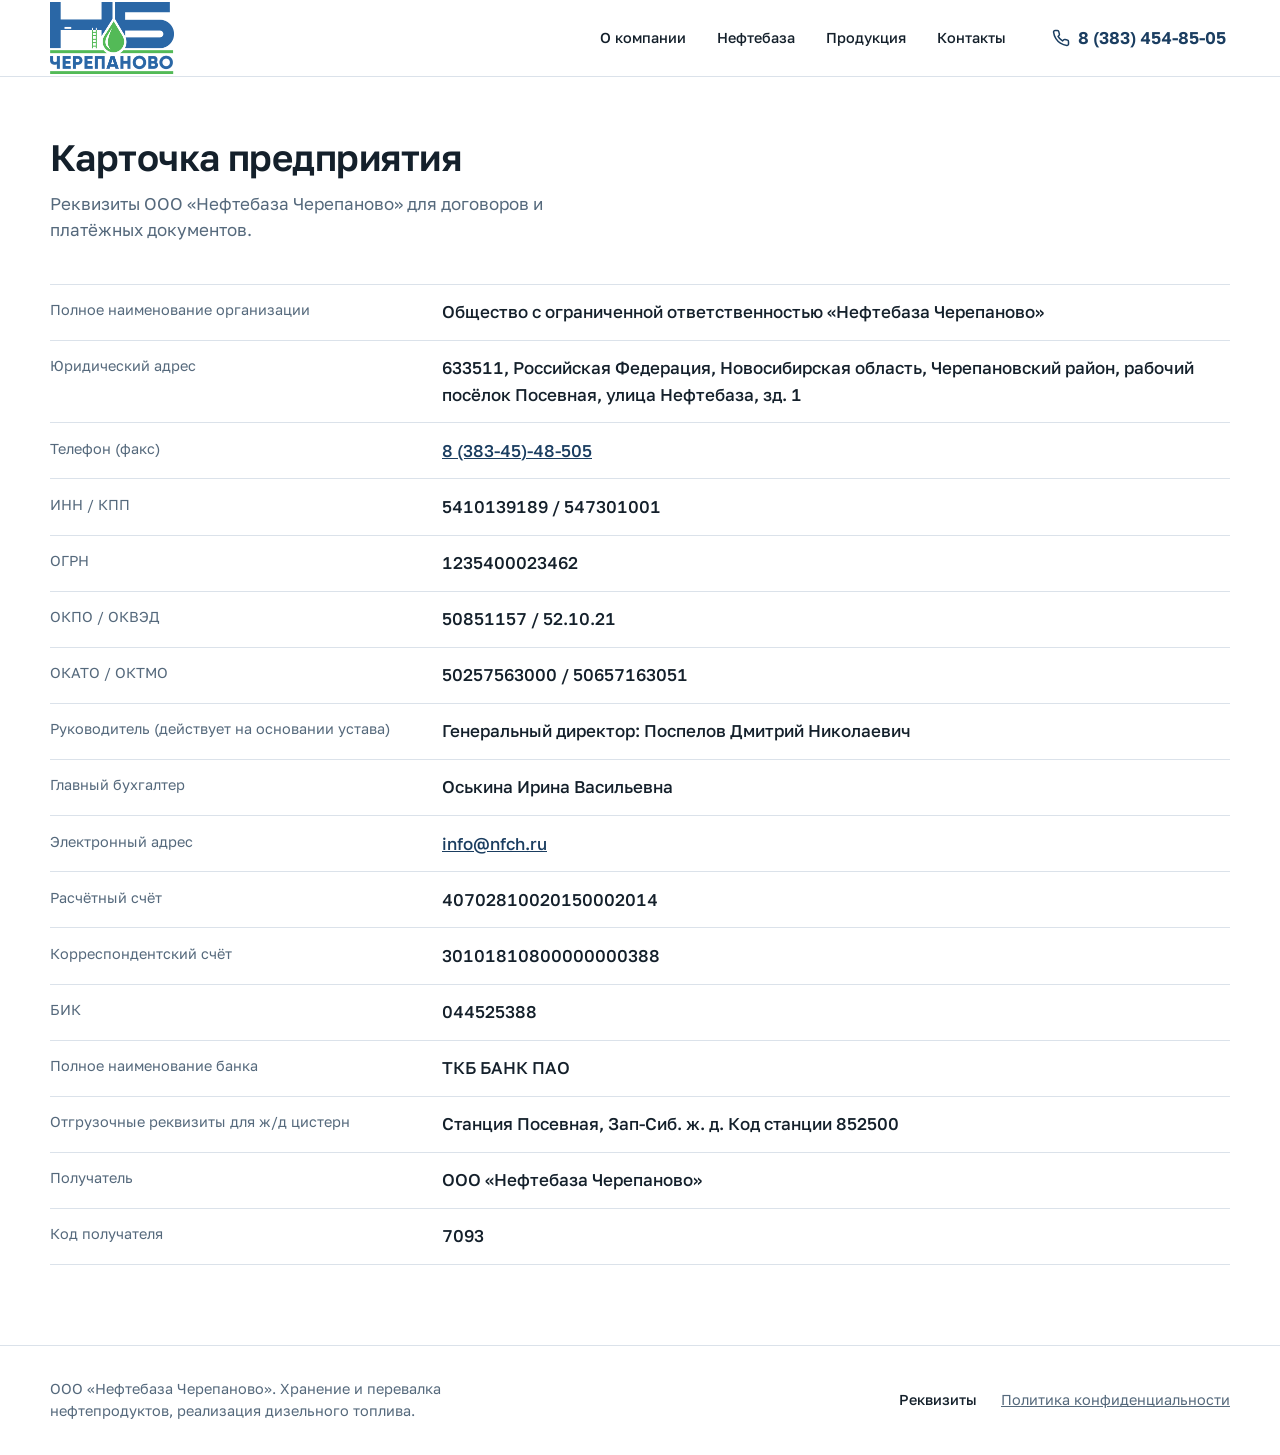
<file: requisites.html>
<!DOCTYPE html>
<html lang="ru">
<head>
<meta charset="utf-8">
<meta name="viewport" content="width=device-width, initial-scale=1">
<title>Карточка предприятия ООО «Нефтебаза Черепаново»</title>
<meta name="description" content="Реквизиты организации ООО «НЕФТЕБАЗА ЧЕРЕПАНОВО»">
<link rel="canonical" href="https://nfch.ru/requisites.html">
<link rel="icon" href="assets/img/favicon.ico">
<link rel="preload" as="font" type="font/woff2" href="assets/fonts/golos-cyrillic.woff2" crossorigin>
<meta name="theme-color" content="#1a3d60">
<link rel="stylesheet" href="assets/site.css">
</head>
<body>
<script>document.documentElement.classList.add("js");</script>

<a class="skip" href="#content">Перейти к содержанию</a>

<header class="masthead">
  <div class="wrap masthead__inner">
    <a class="masthead__logo" href="index.html" aria-label="Нефтебаза Черепаново, на главную">
      <img src="assets/img/logo.png" width="124" height="72" alt="Логотип «Нефтебаза Черепаново»">
    </a>
    <nav class="nav" id="nav" aria-label="Разделы сайта">
      <a href="index.html#main">О компании</a>
      <a href="index.html#neftebaza">Нефтебаза</a>
      <a href="index.html#products">Продукция</a>
      <a href="index.html#contacts">Контакты</a>
    </nav>
    <a class="masthead__phone" href="tel:+73834548505"><svg viewBox="0 0 24 24" fill="none" stroke="currentColor" stroke-width="2" stroke-linecap="round" stroke-linejoin="round" aria-hidden="true"><path d="M22 16.9v3a2 2 0 0 1-2.2 2 19.8 19.8 0 0 1-8.6-3.1 19.5 19.5 0 0 1-6-6A19.8 19.8 0 0 1 2.1 4.2 2 2 0 0 1 4.1 2h3a2 2 0 0 1 2 1.7c.1.9.4 1.9.7 2.8a2 2 0 0 1-.5 2.1L8 9.9a16 16 0 0 0 6 6l1.3-1.3a2 2 0 0 1 2.1-.5c.9.3 1.9.6 2.8.7a2 2 0 0 1 1.8 2.1z"/></svg><span>8 (383) 454-85-05</span></a>
    <button class="burger" type="button" aria-controls="nav" aria-expanded="false" aria-label="Открыть меню"><span></span></button>
  </div>
</header>

<main id="content">

  <section class="band band--first">
    <div class="wrap">
      <div class="band__head">
        <h1>Карточка предприятия</h1>
        <p>Реквизиты ООО «Нефтебаза Черепаново» для договоров и платёжных документов.</p>
      </div>
      <dl class="reqs">
        <div class="req">
          <dt class="req__label">Полное наименование организации</dt>
          <dd class="req__value">Общество с ограниченной ответственностью «Нефтебаза Черепаново»</dd>
        </div>
        <div class="req">
          <dt class="req__label">Юридический адрес</dt>
          <dd class="req__value">633511, Российская Федерация, Новосибирская область, Черепановский район, рабочий посёлок Посевная, улица Нефтебаза, зд. 1</dd>
        </div>
        <div class="req">
          <dt class="req__label">Телефон (факс)</dt>
          <dd class="req__value"><a href="tel:+73834548505">8 (383-45)-48-505</a></dd>
        </div>
        <div class="req">
          <dt class="req__label">ИНН / КПП</dt>
          <dd class="req__value">5410139189 / 547301001</dd>
        </div>
        <div class="req">
          <dt class="req__label">ОГРН</dt>
          <dd class="req__value">1235400023462</dd>
        </div>
        <div class="req">
          <dt class="req__label">ОКПО / ОКВЭД</dt>
          <dd class="req__value">50851157 / 52.10.21</dd>
        </div>
        <div class="req">
          <dt class="req__label">ОКАТО / ОКТМО</dt>
          <dd class="req__value">50257563000 / 50657163051</dd>
        </div>
        <div class="req">
          <dt class="req__label">Руководитель (действует на основании устава)</dt>
          <dd class="req__value">Генеральный директор: Поспелов Дмитрий Николаевич</dd>
        </div>
        <div class="req">
          <dt class="req__label">Главный бухгалтер</dt>
          <dd class="req__value">Оськина Ирина Васильевна</dd>
        </div>
        <div class="req">
          <dt class="req__label">Электронный адрес</dt>
          <dd class="req__value"><a href="mailto:info@nfch.ru">info@nfch.ru</a></dd>
        </div>
        <div class="req">
          <dt class="req__label">Расчётный счёт</dt>
          <dd class="req__value">40702810020150002014</dd>
        </div>
        <div class="req">
          <dt class="req__label">Корреспондентский счёт</dt>
          <dd class="req__value">30101810800000000388</dd>
        </div>
        <div class="req">
          <dt class="req__label">БИК</dt>
          <dd class="req__value">044525388</dd>
        </div>
        <div class="req">
          <dt class="req__label">Полное наименование банка</dt>
          <dd class="req__value">ТКБ БАНК ПАО</dd>
        </div>
        <div class="req">
          <dt class="req__label">Отгрузочные реквизиты для ж/д цистерн</dt>
          <dd class="req__value">Станция Посевная, Зап-Сиб. ж. д. Код станции 852500</dd>
        </div>
        <div class="req">
          <dt class="req__label">Получатель</dt>
          <dd class="req__value">ООО «Нефтебаза Черепаново»</dd>
        </div>
        <div class="req">
          <dt class="req__label">Код получателя</dt>
          <dd class="req__value">7093</dd>
        </div>
      </dl>
    </div>
  </section>

</main>

<footer class="foot">
  <div class="wrap foot__inner">
    <p class="foot__legal">ООО «Нефтебаза Черепаново». Хранение и перевалка нефтепродуктов, реализация дизельного топлива.</p>
    <nav class="foot__links" aria-label="Дополнительно">
      <span aria-current="page">Реквизиты</span>
      <a href="privacy.html">Политика конфиденциальности</a>
    </nav>
  </div>
</footer>

<script>
(function () {
  var head = document.querySelector('.masthead');
  var btn = document.querySelector('.burger');
  if (!head || !btn) return;
  function setOpen(open) {
    head.classList.toggle('is-open', open);
    btn.setAttribute('aria-expanded', open ? 'true' : 'false');
  }
  btn.addEventListener('click', function () { setOpen(!head.classList.contains('is-open')); });
  head.querySelectorAll('.nav a').forEach(function (a) { a.addEventListener('click', function () { setOpen(false); }); });
  document.addEventListener('keydown', function (e) { if (e.key === 'Escape') setOpen(false); });
  document.addEventListener('click', function (e) { if (!head.contains(e.target)) setOpen(false); });
})();
</script>

<!-- Yandex.Metrika counter -->
<script type="text/javascript">
(function(m,e,t,r,i,k,a){m[i]=m[i]||function(){(m[i].a=m[i].a||[]).push(arguments)};
m[i].l=1*new Date();for(var j=0;j<document.scripts.length;j++){if(document.scripts[j].src===r){return;}}
k=e.createElement(t),a=e.getElementsByTagName(t)[0],k.async=1,k.src=r,a.parentNode.insertBefore(k,a)})
(window,document,"script","https://mc.yandex.ru/metrika/tag.js","ym");
ym(97653958,"init",{clickmap:true,trackLinks:true,accurateTrackBounce:true});
</script>
<noscript><div><img src="https://mc.yandex.ru/watch/97653958" style="position:absolute;left:-9999px" alt=""></div></noscript>
<!-- /Yandex.Metrika counter -->

</body>
</html>
</file>
<file: assets/site.css>
/* ------------------------------------------------------------------
   ООО «Нефтебаза Черепаново» — единственный файл стилей
   Вёрстка mobile-first: базовые правила — для телефона,
   @media (min-width: …) — расширения для планшета и десктопа.
   Палитра снята с логотипа и с полос на резервуарах (зелёная + синяя).
------------------------------------------------------------------ */

@font-face {
  font-family: 'Golos Text';
  font-style: normal;
  font-display: swap;
  font-weight: 400 900;
  src: url('fonts/golos-cyrillic.woff2') format('woff2-variations');
  unicode-range: U+0301, U+0400-045F, U+0490-0491, U+04B0-04B1, U+2116;
}
@font-face {
  font-family: 'Golos Text';
  font-style: normal;
  font-display: swap;
  font-weight: 400 900;
  src: url('fonts/golos-latin.woff2') format('woff2-variations');
  unicode-range: U+0000-00FF, U+0131, U+0152-0153, U+2000-206F, U+20AC, U+2122, U+2212;
}

:root {
  --ink: #14202b;
  --ink-soft: #55697c;
  --blue: #2a67a6;
  --blue-deep: #1a3d60;
  --green: #53ba57;
  --green-light: #8ada8e;
  --snow: #f3f6f9;
  --line: #dbe2ea;
  --white: #fff;

  --step--1: 0.9rem;
  --step-0: 1.0625rem;
  --step-1: 1.2rem;
  --step-2: clamp(1.35rem, 1.15rem + 0.9vw, 1.7rem);
  --step-3: clamp(1.7rem, 1.3rem + 1.8vw, 2.3rem);
  --step-4: clamp(2.2rem, 1.5rem + 3.6vw, 3.8rem);

  --gutter: 1.25rem;
  --measure: 62ch;
  --radius: 6px;
  --head-h: 64px;
  --tap: 48px;

  /* полоса резервуара: зелёная сверху, синяя снизу, между ними просвет */
  --stripe: linear-gradient(to bottom,
      var(--green) 0 40%, transparent 40% 60%, var(--blue) 60% 100%);
}

*, *::before, *::after { box-sizing: border-box; }

html {
  -webkit-text-size-adjust: 100%;
  scroll-behavior: smooth;
}

body {
  margin: 0;
  font-family: 'Golos Text', -apple-system, BlinkMacSystemFont, 'Segoe UI', Roboto, Arial, sans-serif;
  font-size: var(--step-0);
  line-height: 1.55;
  color: var(--ink);
  background: var(--white);
  font-variant-numeric: tabular-nums;
  -webkit-font-smoothing: antialiased;
}

img { max-width: 100%; height: auto; display: block; }

a { color: var(--blue); }

h1, h2, h3 {
  margin: 0;
  line-height: 1.12;
  font-weight: 600;
  letter-spacing: -0.015em;
  text-wrap: balance;
}
p { text-wrap: pretty; }

:where(a, button):focus-visible {
  outline: 3px solid var(--green);
  outline-offset: 3px;
  border-radius: 3px;
}

.skip { position: absolute; left: -9999px; }
.skip:focus {
  left: 1rem; top: 1rem; z-index: 60;
  background: var(--white); padding: 0.6rem 1rem; border-radius: 4px;
}

.wrap {
  width: min(100% - 2 * var(--gutter), 1180px);
  margin-inline: auto;
}

/* якорные секции не прячутся под липкой шапкой */
[id] { scroll-margin-top: calc(var(--head-h) + 12px); }

/* ------------------------------ шапка ------------------------------ */

.masthead {
  position: sticky;
  top: 0;
  z-index: 40;
  background: rgba(255, 255, 255, 0.94);
  -webkit-backdrop-filter: saturate(160%) blur(10px);
  backdrop-filter: saturate(160%) blur(10px);
  border-bottom: 1px solid var(--line);
}

.masthead__inner {
  display: flex;
  align-items: center;
  gap: 0.5rem;
  min-height: var(--head-h);
}

.masthead__logo { flex: none; margin-right: auto; display: block; }
.masthead__logo img { width: 96px; height: auto; }

/* иконка-кнопка телефона (текст только для читалок и десктопа) */
.masthead__phone {
  display: inline-flex;
  align-items: center;
  justify-content: center;
  gap: 0.5rem;
  min-width: var(--tap);
  min-height: var(--tap);
  border-radius: 999px;
  color: var(--blue-deep);
  text-decoration: none;
  font-weight: 600;
  white-space: nowrap;
}
.masthead__phone svg { width: 22px; height: 22px; flex: none; }
.masthead__phone span { display: none; }
.masthead__phone:hover { color: var(--blue); }

/* кнопка меню */
.burger {
  display: inline-flex;
  align-items: center;
  justify-content: center;
  width: var(--tap);
  height: var(--tap);
  margin-right: -0.5rem;
  padding: 0;
  border: 0;
  background: transparent;
  color: var(--ink);
  cursor: pointer;
  border-radius: 999px;
}
.burger span {
  position: relative;
  width: 22px;
  height: 2px;
  background: currentColor;
  border-radius: 2px;
  transition: background-color 0.15s ease;
}
.burger span::before, .burger span::after {
  content: '';
  position: absolute;
  left: 0;
  width: 22px;
  height: 2px;
  background: currentColor;
  border-radius: 2px;
  transition: transform 0.2s ease;
}
.burger span::before { transform: translateY(-7px); }
.burger span::after { transform: translateY(7px); }
.masthead.is-open .burger span { background: transparent; }
.masthead.is-open .burger span::before { transform: rotate(45deg); }
.masthead.is-open .burger span::after { transform: rotate(-45deg); }

/* меню: на телефоне — выпадающая панель под шапкой */
.nav {
  display: none;
  position: absolute;
  left: 0; right: 0;
  top: 100%;
  flex-direction: column;
  padding: 0.5rem var(--gutter) 1rem;
  background: var(--white);
  border-bottom: 1px solid var(--line);
  box-shadow: 0 16px 32px -20px rgba(20, 32, 43, 0.35);
}
.masthead.is-open .nav { display: flex; }

.nav a {
  display: flex;
  align-items: center;
  min-height: var(--tap);
  padding: 0.25rem 0.25rem;
  color: var(--ink);
  text-decoration: none;
  font-weight: 500;
  font-size: var(--step-1);
  border-bottom: 1px solid var(--line);
}
.nav a:last-child { border-bottom: 0; }

/* без JavaScript кнопки нет, меню показано лентой */
html:not(.js) .burger { display: none; }
html:not(.js) .nav {
  display: flex;
  position: static;
  flex-direction: row;
  gap: 1rem;
  padding: 0;
  border: 0;
  box-shadow: none;
  overflow-x: auto;
  order: 5;
  width: 100%;
}
html:not(.js) .nav a { border: 0; white-space: nowrap; font-size: var(--step--1); }
html:not(.js) .masthead__inner { flex-wrap: wrap; padding-bottom: 0.4rem; }

/* ------------------------------ герой ------------------------------ */

.hero { padding: 0; }

.hero__media {
  position: relative;
  margin: 0;
  aspect-ratio: 4 / 3;
  max-height: min(62vh, 560px);
  overflow: hidden;
}
.hero__media img {
  width: 100%;
  height: 100%;
  object-fit: cover;
  object-position: 55% 60%;
}
/* единственный яркий элемент сайта: полоса резервуара по нижней кромке фото */
.hero__media::after {
  content: '';
  position: absolute;
  left: 0; right: 0; bottom: 0;
  height: 14px;
  background: var(--stripe);
}

.hero__body { padding-block: 1.75rem 2.5rem; }

.hero__place {
  margin: 0 0 0.7rem;
  color: var(--blue);
  font-weight: 500;
  font-size: var(--step--1);
}

.hero h1 {
  font-size: var(--step-4);
  font-weight: 700;
  letter-spacing: -0.03em;
  line-height: 1.02;
}

.hero__lead {
  font-size: var(--step-0);
  color: var(--ink-soft);
  max-width: 48ch;
  margin: 1.1rem 0 0;
}

.hero__actions {
  display: grid;
  gap: 0.6rem;
  margin-top: 1.5rem;
}

/* кнопки */
.btn {
  display: inline-flex;
  align-items: center;
  justify-content: center;
  gap: 0.5rem;
  min-height: 52px;
  padding: 0.75rem 1.4rem;
  border-radius: var(--radius);
  text-decoration: none;
  font-weight: 600;
  font-size: var(--step-0);
  border: 1.5px solid transparent;
  transition: background-color 0.15s ease, color 0.15s ease, border-color 0.15s ease;
}
.btn svg { width: 20px; height: 20px; flex: none; }
.btn--primary { background: var(--blue); color: var(--white); }
.btn--primary:hover { background: var(--blue-deep); }
.btn--ghost { border-color: var(--line); color: var(--ink); background: var(--white); }
.btn--ghost:hover { border-color: var(--blue); color: var(--blue); }

/* --------------------------- общие секции --------------------------- */

.band { padding-block: clamp(2.75rem, 7vw, 5rem); }
.band--snow { background: var(--snow); }

.band__head { margin-bottom: clamp(1.5rem, 4vw, 2.5rem); }
.band__head h2 { font-size: var(--step-3); }
.band__head p {
  margin: 0.8rem 0 0;
  color: var(--ink-soft);
  max-width: var(--measure);
}

/* ------------------------ направления работы ------------------------ */

.lines {
  display: grid;
  gap: 0.75rem;
  grid-template-columns: 1fr 1fr;
  padding: 0;
  margin: 0;
  list-style: none;
}

.line {
  background: var(--white);
  border: 1px solid var(--line);
  border-radius: var(--radius);
  padding: 1.1rem 1rem 1.2rem;
}
.line__icon { width: 40px; height: 40px; margin-bottom: 0.9rem; }
.line p { margin: 0; font-weight: 500; font-size: var(--step--1); line-height: 1.4; }

/* ------------------- мощности: единственный тёмный экран ------------------- */

.band--deep {
  background: var(--blue-deep);
  color: var(--white);
  background-image: radial-gradient(120% 80% at 100% 0%, rgba(42, 103, 166, 0.5), transparent 60%);
}
.band--deep .band__head h2 { color: var(--white); }
.band--deep .band__head p { color: rgba(255, 255, 255, 0.7); }

.specs {
  display: grid;
  gap: 0.75rem;
  grid-template-columns: 1fr 1fr;
}

.spec {
  background: rgba(255, 255, 255, 0.06);
  border: 1px solid rgba(255, 255, 255, 0.14);
  border-radius: var(--radius);
  padding: 1rem 1rem 1.1rem;
}

.spec__value {
  margin: 0;
  font-size: var(--step-2);
  font-weight: 700;
  letter-spacing: -0.02em;
  line-height: 1.1;
  white-space: nowrap;
}
.spec__unit {
  display: block;
  margin-top: 0.15rem;
  font-size: var(--step--1);
  font-weight: 500;
  color: var(--green-light);
  letter-spacing: 0;
}
.spec__label {
  margin: 0.6rem 0 0;
  font-size: var(--step--1);
  line-height: 1.4;
  color: rgba(255, 255, 255, 0.78);
}

.specs__note {
  margin: 1.25rem 0 0;
  font-size: var(--step--1);
  color: rgba(255, 255, 255, 0.55);
}

/* -------------------------- текст + фото -------------------------- */

.split { display: grid; gap: 1.75rem; align-items: start; }

.prose p { margin: 0 0 1rem; max-width: var(--measure); }
.prose p:last-child { margin-bottom: 0; }

.split__figure { margin: 0; }
.split__figure img {
  width: 100%;
  border-radius: var(--radius);
  object-fit: cover;
  aspect-ratio: 16 / 10;
}

.subhead { font-size: var(--step-2); margin-bottom: 1.1rem; }
.prose .subhead { font-size: var(--step-3); }

/* --------------------------- продукция --------------------------- */

.offers { display: grid; gap: 0.75rem; }

.offer {
  position: relative;
  border: 1px solid var(--line);
  border-radius: var(--radius);
  padding: 1.25rem 1.25rem 1.25rem 1.6rem;
  background: var(--white);
  overflow: hidden;
}
.offer::before {
  content: '';
  position: absolute;
  left: 0; top: 0; bottom: 0;
  width: 8px;
  background: linear-gradient(to right,
      var(--green) 0 40%, transparent 40% 60%, var(--blue) 60% 100%);
}

.offer h3 { font-size: var(--step-1); }
.offer__grade { color: var(--ink-soft); font-size: var(--step--1); margin: 0.5rem 0 0; }
.offer__price {
  display: flex;
  flex-wrap: wrap;
  align-items: center;
  gap: 0.35rem 0.75rem;
  margin: 1rem 0 0;
  font-weight: 600;
  color: var(--blue-deep);
}
.offer__price a {
  display: inline-flex;
  align-items: center;
  min-height: 40px;
  padding: 0 0.9rem;
  border-radius: 999px;
  background: var(--snow);
  color: var(--blue-deep);
  text-decoration: none;
}
.offer__price a:hover { background: var(--line); }

.grades { border-top: 1px solid var(--line); }
.subhead--spaced { margin-top: 2.5rem; margin-bottom: 0.75rem; }
.grade {
  display: grid;
  gap: 0.2rem;
  padding-block: 0.95rem;
  border-bottom: 1px solid var(--line);
}
.grade p { margin: 0; }
.grade__name { font-weight: 600; }
.grade__spec { color: var(--ink-soft); font-size: var(--step--1); }

/* -------------------------- преимущества -------------------------- */

.pluses {
  display: grid;
  gap: 0.6rem 1.5rem;
  list-style: none;
  padding: 0;
  margin: 0;
}
.pluses li {
  position: relative;
  padding-left: 1.9rem;
  font-weight: 500;
}
.pluses li::before {
  content: '';
  position: absolute;
  left: 0;
  top: 0.35em;
  width: 1.05rem;
  height: 1.05rem;
  border-radius: 50%;
  background: var(--green)
    url("data:image/svg+xml,%3Csvg xmlns='http://www.w3.org/2000/svg' viewBox='0 0 16 16'%3E%3Cpath d='M3.5 8.5l3 3 6-6' fill='none' stroke='%23fff' stroke-width='2' stroke-linecap='round' stroke-linejoin='round'/%3E%3C/svg%3E")
    center / 12px no-repeat;
}

/* --------------------------- контакты --------------------------- */

.contacts { display: grid; gap: 0.75rem; }

.contact {
  border: 1px solid var(--line);
  border-radius: var(--radius);
  padding: 1.1rem 1.25rem 1.25rem;
  background: var(--white);
}
.contact__label {
  margin: 0 0 0.5rem;
  font-size: var(--step--1);
  color: var(--ink-soft);
}
.contact__value { margin: 0; font-size: var(--step-1); font-weight: 600; line-height: 1.35; }
.contact__value + .contact__value { margin-top: 0.35rem; }
.contact__value a {
  display: inline-flex;
  align-items: center;
  min-height: 40px;
  color: var(--blue-deep);
  text-decoration: none;
}
.contact__value a:hover { color: var(--blue); text-decoration: underline; }
.contact__value--plain { font-weight: 500; font-size: var(--step-0); max-width: 32ch; }
.contact__map {
  display: inline-flex;
  align-items: center;
  gap: 0.4rem;
  margin-top: 0.75rem;
  min-height: 40px;
  font-weight: 500;
  color: var(--blue);
}

/* ---------------------------- подвал ---------------------------- */

.foot {
  border-top: 1px solid var(--line);
  padding-block: 2rem;
  font-size: var(--step--1);
  color: var(--ink-soft);
}
.foot__inner { display: flex; flex-direction: column; gap: 1rem; }
.foot__legal { margin: 0; max-width: 44ch; }
.foot__links { display: flex; flex-wrap: wrap; gap: 0.25rem 1.5rem; }
.foot__links a { color: var(--ink-soft); display: inline-flex; align-items: center; min-height: 40px; }
.foot__links span { color: var(--ink); font-weight: 500; display: inline-flex; align-items: center; min-height: 40px; }

/* ------------- нижняя панель на телефоне: позвонить / написать ------------- */

.callbar {
  position: fixed;
  left: 0; right: 0; bottom: 0;
  z-index: 30;
  display: flex;
  gap: 0.6rem;
  padding: 0.6rem var(--gutter);
  padding-bottom: calc(0.6rem + env(safe-area-inset-bottom));
  background: rgba(255, 255, 255, 0.94);
  -webkit-backdrop-filter: saturate(160%) blur(10px);
  backdrop-filter: saturate(160%) blur(10px);
  border-top: 1px solid var(--line);
}
.callbar .btn { flex: 1; min-height: var(--tap); font-size: var(--step--1); white-space: nowrap; }
.callbar .btn--ghost { flex: 0 0 var(--tap); padding: 0; }
.callbar .btn--ghost svg { width: 22px; height: 22px; }
body.has-callbar { padding-bottom: calc(var(--tap) + 1.5rem + env(safe-area-inset-bottom)); }

/* ------------------------- внутренние страницы ------------------------- */

.band--first { padding-top: clamp(2rem, 5vw, 3.75rem); }
.band--first h1 { font-size: var(--step-3); }

.reqs { margin: 0; border-top: 1px solid var(--line); }
.req {
  display: grid;
  gap: 0.2rem;
  padding-block: 0.9rem;
  border-bottom: 1px solid var(--line);
}
.req__label { color: var(--ink-soft); font-size: var(--step--1); }
.req__value { margin: 0; font-weight: 500; overflow-wrap: anywhere; }
.req__value a { color: var(--blue-deep); }

.reqs--inline { margin: 1.5rem 0 1.75rem; }

.legal { max-width: 72ch; }
.legal p { margin: 0 0 1rem; }
.legal__head {
  font-size: var(--step-1);
  margin: 2.25rem 0 1rem;
  padding-top: 1.25rem;
  border-top: 1px solid var(--line);
}
.legal__head:first-child { margin-top: 0; padding-top: 0; border-top: none; }

/* --------------------------- планшет --------------------------- */

@media (min-width: 640px) {
  :root { --gutter: 1.5rem; }
  .hero__actions { display: flex; flex-wrap: wrap; }
  .hero__actions .btn { white-space: nowrap; }
  .lines { grid-template-columns: repeat(4, 1fr); }
  .specs { grid-template-columns: repeat(3, 1fr); }
  .offers { grid-template-columns: 1fr 1fr; }
  .grade { grid-template-columns: minmax(0, 20rem) 1fr; gap: 0.3rem 2rem; }
  .pluses { grid-template-columns: 1fr 1fr; }
  .contacts { grid-template-columns: 1fr 1fr; }
  .foot__inner { flex-direction: row; justify-content: space-between; align-items: center; }
  .req { grid-template-columns: minmax(0, 22rem) 1fr; gap: 0.3rem 2.5rem; }
  .reqs--inline .req { grid-template-columns: minmax(0, 16rem) 1fr; padding-block: 0.8rem; }
}

/* --------------------------- десктоп --------------------------- */

@media (min-width: 900px) {
  :root { --head-h: 76px; }

  .masthead__logo img { width: 124px; }
  .masthead__logo { margin-right: 0; }
  .burger { display: none; }

  .nav {
    display: flex;
    position: static;
    flex-direction: row;
    gap: 0.25rem;
    margin-left: auto;
    padding: 0;
    background: transparent;
    border: 0;
    box-shadow: none;
  }
  .nav a {
    border: 0;
    padding: 0.4rem 0.85rem;
    font-size: var(--step--1);
    border-radius: 999px;
    min-height: 40px;
  }
  .nav a:hover { background: var(--snow); }

  .masthead__phone { padding: 0 0.25rem 0 0.75rem; margin-left: 0.75rem; }
  .masthead__phone span { display: inline; }
  .masthead__phone svg { width: 18px; height: 18px; }

  .hero {
    display: grid;
    grid-template-columns: 1fr 1fr;
    align-items: stretch;
    min-height: min(78vh, 720px);
  }
  .hero__media {
    order: 2;
    aspect-ratio: auto;
    max-height: none;
    height: 100%;
  }
  .hero__body {
    order: 1;
    align-self: center;
    width: min(100% - 2 * var(--gutter), 590px);
    margin-left: max(var(--gutter), calc((100vw - 1180px) / 2));
    padding-block: 3.5rem;
    padding-right: 3rem;
  }
  .hero__lead { font-size: var(--step-1); }
  .hero__actions { margin-top: 2rem; }

  .split { grid-template-columns: 1.15fr 0.85fr; gap: 4rem; }
  .split__figure img { aspect-ratio: 4 / 5; }
  .products__top { grid-template-columns: 1fr 1fr; align-items: stretch; }
  .products__top .offers { grid-template-columns: 1fr; align-content: start; }
  .products__top .split__figure img { aspect-ratio: auto; height: 100%; }

  .lines { gap: 1rem; }
  .line { padding: 1.5rem 1.4rem; }
  .line p { font-size: var(--step-0); }

  .specs { gap: 1rem; }
  .spec { padding: 1.4rem 1.5rem 1.5rem; }
  .spec__value { font-size: var(--step-3); }
  .spec__label { font-size: var(--step-0); }

  .pluses { grid-template-columns: repeat(4, 1fr); gap: 1rem 2rem; }
  .contacts { grid-template-columns: repeat(3, 1fr); gap: 1rem; }

  .callbar { display: none; }
  body.has-callbar { padding-bottom: 0; }
}

@media (prefers-reduced-motion: reduce) {
  html { scroll-behavior: auto; }
  * { transition-duration: 0.01ms !important; animation-duration: 0.01ms !important; }
}

@media print {
  .masthead, .callbar, .hero__media, .split__figure { display: none; }
  body.has-callbar { padding-bottom: 0; }
}
</file>
